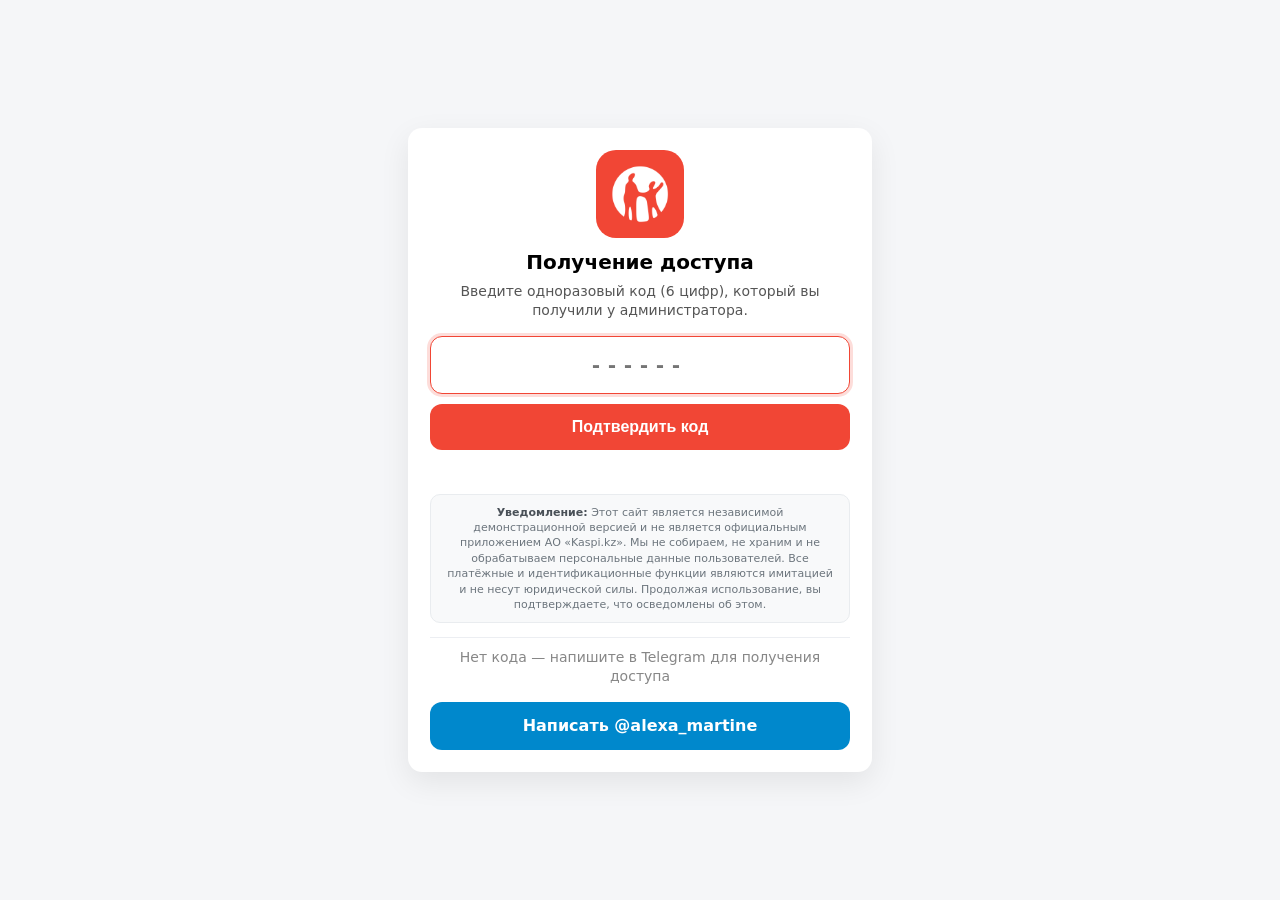
<file: index.html>
<!DOCTYPE html>
<html lang="ru">
<head>
  <meta charset="UTF-8">
  <title>Kaspi.kz</title>

  <meta name="viewport" content="width=device-width,initial-scale=1,user-scalable=0,maximum-scale=1,shrink-to-fit=no">
  <meta name="theme-color" content="#ffffff">
  <meta name="robots" content="none">

  <link rel="icon" href="/main/kaspi.kz_files/favicon.ico">
  <link rel="manifest" href="/manifest.json">

  <meta name="mobile-web-app-capable" content="yes">
  <meta name="apple-mobile-web-app-capable" content="yes">
  <meta name="application-name" content="Kaspi.kz">
  <meta name="apple-mobile-web-app-title" content="Kaspi.kz">
  <meta name="msapplication-starturl" content="/">

  <link rel="apple-touch-icon" sizes="180x180" href="/main/img/apple-touch-icon-180.png">
  <link rel="apple-touch-icon" href="/main/img/apple-touch-icon-180.png">
  <link rel="apple-touch-icon-precomposed" href="/main/img/apple-touch-icon-180.png">

  <link rel="icon" type="image/png" sizes="192x192" href="/main/img/icon-192.png">
  <link rel="icon" type="image/png" sizes="512x512" href="/main/img/icon-512.png">

  <link rel="apple-touch-startup-image" href="/main/img/apple-touch-icon-180.png">

  <link rel="stylesheet" href="app-common.css">

  <style>
    :root {
      --text-main: #212121;
      --text-secondary: #8a8a8e;
      --kaspi-red: #f14635;
      --border-light: #e5e5e5;
    }

    * { box-sizing: border-box; -webkit-tap-highlight-color: transparent; }

    body {
      margin: 0;
      font-family: -apple-system, system-ui, Helvetica, sans-serif;
      background: #fff;
      color: var(--text-main);
      overflow-x: hidden;
    }

    .app-wrapper {
      max-width: 500px;
      margin: 0 auto;
      padding-bottom: 90px;
      transition: transform 0.3s ease;
      position: relative;
      z-index: 1;
    }

    .slide-left { transform: translateX(-100%); }

    .page-iframe {
      position: fixed;
      top: 0; left: 0;
      width: 100%;
      height: 100%;
      border: none;
      z-index: 2;
      background: white;
      transform: translateX(100%);
      transition: transform 0.3s ease;
    }

    .page-iframe.active { transform: translateX(0); }

    .red-filter {
      filter: invert(38%) sepia(58%) saturate(4642%) hue-rotate(346deg) brightness(96%) contrast(92%);
    }
    .gray-filter {
      filter: invert(60%) sepia(0%) saturate(0%) brightness(95%) contrast(90%);
    }

    /* HEADER */
    .header {
      padding: 8px 16px;
      display: flex;
      gap: 12px;
      align-items: center;
    }


    .search-bar {
      flex: 1;
      height: 38px;
      background: #ebeced;
      border-radius: 10px;
      display: flex;
      align-items: center;
      padding: 0 12px;
      font-size: 15px;
      color: #7a7a7a;

      border: none;
      outline: none;
      cursor: pointer;
      text-align: left;
    }
    .search-bar:active { opacity: 0.85; }

    .cart-container {
      width: 28px;
      height: 28px;
      position: relative;
    }

    .cart-container img { width: 100%; height: 100%; object-fit: contain; }

    .badge {
      position: absolute;
      top: -4px;
      right: -4px;
      background: var(--kaspi-red);
      color: #fff;
      font-size: 10px;
      min-width: 15px;
      height: 15px;
      border-radius: 50%;
      display: flex;
      align-items: center;
      justify-content: center;
      border: 1.5px solid #fff;
    }

    /* STORIES */
    .stories-container {
      display: flex;
      gap: 12px;
      padding: 12px 16px;
      overflow-x: auto;
    }

    .story-item {
      min-width: 170px;
      height: 110px;
      border-radius: 12px;
      overflow: hidden;
    }

    .story-item img { width: 100%; height: 100%; object-fit: cover; }

    /* SERVICES */
    .services-grid {
      display: grid;
      grid-template-columns: repeat(4, 1fr);
      gap: 20px 0;
      padding: 10px 8px 16px;
      text-align: center;
    }

    .service-link {
      display: flex;
      flex-direction: column;
      align-items: center;
      font-size: 14px;
    }

    .service-icon {
      width: 40px;
      height: 42px;
      margin-bottom: 6px;
    }

    .service-icon img { width: 88%; height: 100%; object-fit: contain; }
    .service-icon .ads-icon-bg {
      display: block;
      width: 88%;
      height: 100%;
    }

    .service-link.gos .service-icon,
    .service-link.ads .service-icon {
      width: 55px;
      height: 48px;
    }


    .products-scroll-area {
      padding: 12px 16px 16px;
      overflow-x: visible; 
      border-top: 1px solid var(--border-light);
    }

    .products-grid-container {
      display: grid;
      grid-template-columns: 1fr 1fr;
      grid-auto-rows: 60px;
      gap: 12px;
    }

    .product-card {
      display: flex;
      align-items: center;
      min-width: 0;
    }

    .product-svg-container {
      width: 48px;
      height: 48px;
      margin-right: 12px;
      display: flex;
      align-items: center;
      justify-content: center;
      flex-shrink: 0;
    }

    .product-svg-container img {
      max-width: 48px;
      max-height: 48px;
      width: auto;
      height: auto;
      object-fit: contain;
    }

    .product-info { font-size: 17px; line-height: 1.2; min-width: 0; }
    .product-info small { color: var(--text-secondary); }
    .promo-text { color: var(--kaspi-red); font-weight: 700; }

    .big-promo-wrap {
      padding: 0 16px 6px;
    }

    .big-promo {
      position: relative;
      height: 120px;
      border-radius: 12px;
      overflow: hidden;
      background: #f3f3f3;
    }

    .big-promo img {
      width: 100%;
      height: 100%;
      object-fit: cover;
      display: block;
    }

    /* RECENT */
    .section-title {
      padding: 20px 16px 10px;
      font-size: 17px;
      font-weight: 600;
    }

    .recent-list { display: flex; gap: 12px; padding: 0 16px; overflow-x: auto; }

    .product-thumb { min-width: 140px; }

    .thumb-image {
      width: 140px;
      height: 140px;
      border-radius: 12px;
      overflow: hidden;
      background: #fff;
    }

    .thumb-image img{
      width: 100%;
      height: 100%;
      object-fit: contain;
      background: #fff;
    }

    .thumb-name { font-size: 12px; margin-top: 6px; }

    /* TABBAR */
    .nav-bar {
      position: fixed;
      bottom: 0;
      left: 50%;
      transform: translateX(-50%);
      width: 100%;
      max-width: 500px;
      height: 75px;
      background: #fff;
      border-top: 1px solid var(--border-light);
      display: flex;
      z-index: 10;
    }

    .nav-item {
      flex: 1;
      font-size: 10px;
      color: var(--text-secondary);
      display: flex;
      flex-direction: column;
      align-items: center;
      justify-content: center;
      text-decoration: none;
    }

    .nav-item.active { color: var(--kaspi-red); }

    .nav-icon {
      width: 24px;
      height: 24px;
      margin-bottom: 4px;
      position: relative;
    }

    .nav-icon img { width: 100%; height: 100%; object-fit: contain; }

    /* ============================================== */
    /* SEARCH OVERLAY (кликабельный поиск)            */
    /* ============================================== */
    body.search-open { overflow: hidden; height: 100vh; }

    .search-overlay {
      position: fixed;
      inset: 0;
      background: #fff;
      z-index: 9997;
      display: none;
      flex-direction: column;
    }
    .search-overlay.active { display: flex; }

    .search-ov-header {
      display: flex;
      gap: 10px;
      align-items: center;
      padding: 12px 16px;
      border-bottom: 1px solid var(--border-light);
    }

    .search-back-btn {
      width: 40px;
      height: 40px;
      border: none;
      background: transparent;
      cursor: pointer;
      font-size: 22px;
      line-height: 1;
      color: var(--kaspi-red);
    }

    .search-input {
      flex: 1;
      height: 40px;
      border-radius: 10px;
      border: 1px solid var(--border-light);
      background: #fff;
      padding: 0 12px;
      font-size: 16px;
      outline: none;
    }

    .search-placeholder {
      padding: 16px;
      color: var(--text-secondary);
      font-size: 14px;
    }

    /* ============================================== */
    /* PIN-КОД                                        */
    /* ============================================== */

    body.pin-locked { overflow: hidden; height: 100vh; }

    .pin-screen {
      position: fixed;
      top: 0; left: 0;
      width: 100%;
      height: 100%;
      background: #fff;
      z-index: 9999;
      display: flex;
      flex-direction: column;
      transform: translateY(100%);
      transition: transform 0.4s cubic-bezier(0.2, 0.8, 0.2, 1);
    }

    .pin-screen.active { transform: translateY(0); }

    .pin-header {
      display: flex;
      justify-content: space-between;
      align-items: center;
      padding: 16px 20px 0;
      height: 60px;
    }

    .pin-btn-top {
      background: none;
      border: none;
      cursor: pointer;
      padding: 10px;
      position: relative;
      width: 44px;
      height: 44px;
    }

    .pin-close-icon {
      position: absolute;
      top: 50%;
      left: 50%;
      width: 18px;
      height: 18px;
      transform: translate(-50%, -50%);
    }
    .pin-close-icon::before, .pin-close-icon::after {
      content: '';
      position: absolute;
      top: 50%;
      left: 50%;
      width: 20px;
      height: 2px;
      background-color: #f14635;
      border-radius: 2px;
    }
    .pin-close-icon::before { transform: translate(-50%, -50%) rotate(45deg); }
    .pin-close-icon::after  { transform: translate(-50%, -50%) rotate(-45deg); }

    .pin-logout-icon {
      width: 24px;
      height: 24px;
      position: absolute;
      top: 50%;
      left: 50%;
      transform: translate(-50%, -50%);
      background: url("data:image/svg+xml,%3Csvg width='24' height='24' viewBox='0 0 24 24' fill='none' xmlns='http://www.w3.org/2000/svg'%3E%3Cpath d='M15 17L20 12L15 7' stroke='%23F14635' stroke-width='2' stroke-linecap='round' stroke-linejoin='round'/%3E%3Cpath d='M20 12H9' stroke='%23F14635' stroke-width='2' stroke-linecap='round' stroke-linejoin='round'/%3E%3Cpath d='M9 21H5C4.46957 21 3.96086 20.7893 3.58579 20.4142C3.21071 20.0391 3 19.5304 3 19V5C3 4.46957 3.21071 3.96086 3.58579 3.58579C3.96086 3.21071 4.46957 3 5 3H9' stroke='%23F14635' stroke-width='2' stroke-linecap='round' stroke-linejoin='round'/%3E%3C/svg%3E") no-repeat center;
      background-size: contain;
    }

    .pin-content {
      flex: 1;
      display: flex;
      flex-direction: column;
      align-items: center;
      padding-top: 10px;
    }

    .pin-avatar {
      width: 60px;
      height: 60px;
      border-radius: 50%;
      overflow: hidden;
      margin-bottom: 15px;
      background: #000;
    }
    .pin-avatar img { width: 100%; height: 100%; object-fit: cover; }

    .pin-title-text {
      font-size: 16px;
      color: #000;
      margin-bottom: 20px;
      font-weight: 500;
    }

    .pin-dots-wrapper {
      display: flex;
      gap: 16px;
      margin-bottom: 30px;
    }
    .pin-dot {
      width: 10px;
      height: 10px;
      border-radius: 50%;
      background-color: #e5e5e5;
      transition: background-color 0.1s;
    }
    .pin-dot.filled { background-color: #999; }

    .pin-numpad {
      display: grid;
      grid-template-columns: repeat(3, 1fr);
      row-gap: 15px;
      column-gap: 40px;
      width: 100%;
      max-width: 340px;
      margin-top: auto;
      margin-bottom: 40px;
    }

    .pin-num-btn {
      background: none;
      border: none;
      font-size: 36px;
      color: #000;
      font-weight: 400;
      padding: 15px 0;
      cursor: pointer;
      display: flex;
      align-items: center;
      justify-content: center;
      user-select: none;
      outline: none;
    }
    .pin-num-btn:active { opacity: 0.4; }

    .pin-control-btn {
      display: flex;
      align-items: center;
      justify-content: center;
      cursor: pointer;
      background: none;
      border: none;
    }

    .icon-face-id {
      width: 32px;
      height: 32px;
      background: url("data:image/svg+xml,%3Csvg width='24' height='24' viewBox='0 0 24 24' fill='none' xmlns='http://www.w3.org/2000/svg'%3E%3Cpath d='M8 3H5C3.89543 3 3 3.89543 3 5V8' stroke='black' stroke-width='1.5' stroke-linecap='round' stroke-linejoin='round'/%3E%3Cpath d='M16 3H19C20.1046 3 21 3.89543 21 5V8' stroke='black' stroke-width='1.5' stroke-linecap='round' stroke-linejoin='round'/%3E%3Cpath d='M21 16V19C21 20.1046 20.1046 21 19 21H16' stroke='black' stroke-width='1.5' stroke-linecap='round' stroke-linejoin='round'/%3E%3Cpath d='M3 16V19C3 20.1046 3.89543 21 5 21H8' stroke='black' stroke-width='1.5' stroke-linecap='round' stroke-linejoin='round'/%3E%3Cpath d='M9 10C9 10.5523 9.44772 11 10 11' stroke='black' stroke-width='1.5' stroke-linecap='round' stroke-linejoin='round'/%3E%3Cpath d='M14 11C14.5523 11 15 10.5523 15 10' stroke='black' stroke-width='1.5' stroke-linecap='round' stroke-linejoin='round'/%3E%3Cpath d='M12 15V15.5' stroke='black' stroke-width='1.5' stroke-linecap='round' stroke-linejoin='round'/%3E%3C/svg%3E") no-repeat center;
      background-size: contain;
      opacity: 0.6;
    }

    .icon-backspace {
      width: 34px;
      height: 34px;
      background: url("data:image/svg+xml,%3Csvg width='24' height='24' viewBox='0 0 24 24' fill='none' xmlns='http://www.w3.org/2000/svg'%3E%3Cpath d='M21 4H8L1 12L8 20H21C21.5304 20 22.0391 19.7893 22.4142 19.4142C22.7893 19.0391 23 18.5304 23 18V6C23 5.46957 22.7893 4.96086 22.4142 4.58579C22.0391 4.21071 21.5304 4 21 4Z' stroke='black' stroke-width='1.5' stroke-linecap='round' stroke-linejoin='round'/%3E%3Cpath d='M17 9L12 14' stroke='black' stroke-width='1.5' stroke-linecap='round' stroke-linejoin='round'/%3E%3Cpath d='M12 9L17 14' stroke='black' stroke-width='1.5' stroke-linecap='round' stroke-linejoin='round'/%3E%3C/svg%3E") no-repeat center;
      background-size: contain;
      opacity: 0.6;
    }

    .pin-shake-anim { animation: pinShake 0.4s ease-in-out; }
    @keyframes pinShake {
      0%, 100% { transform: translateX(0); }
      20%, 60% { transform: translateX(-6px); }
      40%, 80% { transform: translateX(6px); }
    }

    /* =========================
       SKELETON LOADER (Kaspi main)
       ========================= */
    .skeleton-screen{
      position: fixed;
      inset: 0;
      background: #fff;
      z-index: 9998;
      overflow: hidden;
      opacity: 1;
      transition: opacity .22s ease;
    }
    .skeleton-screen.is-hidden{
      opacity: 0;
      pointer-events: none;
    }

    .sk{
      position: relative;
      overflow: hidden;
      border-radius: 10px;
      background: #ECECF1;
    }
    .sk::after{
      content:"";
      position:absolute;
      top:0; left:-55%;
      height:100%;
      width:55%;
      background: linear-gradient(
        90deg,
        rgba(255,255,255,0) 0%,
        rgba(255,255,255,.55) 50%,
        rgba(255,255,255,0) 100%
      );
      animation: sk-shimmer 1.2s ease-in-out infinite;
      transform: skewX(-15deg);
    }
    @keyframes sk-shimmer{
      0%   { left:-55%; }
      100% { left:110%; }
    }

    .sk-wrap{
      max-width: 500px;
      margin: 0 auto;
      padding-bottom: 90px;
    }

    .sk-header-row{
      padding: 8px 16px;
      display:flex;
      gap:12px;
      align-items:center;
    }
    .sk-search{ flex:1; height:38px; border-radius:10px; background:#EDEDF3; }
    .sk-cart{ width:28px; height:28px; border-radius:10px; }

    .sk-stories{
      display:flex;
      gap:12px;
      padding: 12px 16px;
      overflow:hidden;
    }
    .sk-story{ width:170px; height:110px; border-radius:12px; flex:0 0 auto; }

    .sk-grid{
      display:grid;
      grid-template-columns: repeat(4, 1fr);
      gap: 20px 0;
      padding: 10px 8px 16px;
      justify-items: center;
    }
    .sk-serv{
      width: 64px;
      display:flex;
      flex-direction: column;
      align-items:center;
      gap: 8px;
    }
    .sk-serv-ico{ width:40px; height:42px; border-radius:12px; }
    .sk-serv-txt{ width:56px; height:10px; border-radius:8px; }

    .sk-products{
      padding: 12px 16px 20px;
      border-top: 1px solid var(--border-light);
    }
    .sk-products-grid{
      display:grid;
      grid-template-rows: repeat(2, 60px);
      grid-auto-columns: 240px;
      grid-auto-flow: column;
      gap: 10px;
      overflow:hidden;
    }
    .sk-prod{
      display:flex;
      align-items:center;
      gap:12px;
    }
    .sk-prod-ico{ width:48px; height:48px; border-radius:14px; }
    .sk-prod-txt{
      width: 160px;
      height: 14px;
      border-radius: 8px;
    }

    .sk-title-row{
      padding: 20px 16px 10px;
    }
    .sk-title{
      width: 170px;
      height: 16px;
      border-radius: 8px;
    }

    .sk-recent{
      display:flex;
      gap:12px;
      padding: 0 16px;
      overflow:hidden;
    }
    .sk-thumb{
      width:140px;
      flex: 0 0 auto;
    }
    .sk-thumb-img{ width:140px; height:140px; border-radius:12px; }
    .sk-thumb-txt{ margin-top:8px; width:120px; height:10px; border-radius:8px; }

    .sk-bottom-gap{ height: 75px; }

    @media (prefers-reduced-motion: reduce){
      .sk::after{ animation: none; display:none; }
    }
  </style>
</head>

<body>

<!-- SEARCH OVERLAY -->
<div class="search-overlay" id="searchOverlay" aria-hidden="true">
  <div class="search-ov-header">
    <button class="search-back-btn" id="searchCloseBtn" type="button">‹</button>
    <input class="search-input" id="searchInput" type="text" inputmode="search" placeholder="Поиск по Kaspi.kz">
  </div>
  <div class="search-placeholder">
    История поиска
  </div>
</div>

<!-- SKELETON (Kaspi main page) -->
<div id="skeleton" class="skeleton-screen" aria-hidden="true">
  <div class="sk-wrap">
    <div class="sk-header-row">
      <div class="sk sk-search"></div>
      <div class="sk sk-cart"></div>
    </div>

    <div class="sk-stories">
      <div class="sk sk-story"></div>
      <div class="sk sk-story"></div>
      <div class="sk sk-story"></div>
    </div>

    <div class="sk-grid">
      <div class="sk-serv"><div class="sk sk-serv-ico"></div><div class="sk sk-serv-txt"></div></div>
      <div class="sk-serv"><div class="sk sk-serv-ico"></div><div class="sk sk-serv-txt"></div></div>
      <div class="sk-serv"><div class="sk sk-serv-ico"></div><div class="sk sk-serv-txt"></div></div>
      <div class="sk-serv"><div class="sk sk-serv-ico"></div><div class="sk sk-serv-txt"></div></div>

      <div class="sk-serv"><div class="sk sk-serv-ico"></div><div class="sk sk-serv-txt"></div></div>
      <div class="sk-serv"><div class="sk sk-serv-ico"></div><div class="sk sk-serv-txt"></div></div>
      <div class="sk-serv"><div class="sk sk-serv-ico"></div><div class="sk sk-serv-txt"></div></div>
      <div class="sk-serv"><div class="sk sk-serv-ico"></div><div class="sk sk-serv-txt"></div></div>
    </div>

    <div class="sk-products">
      <div class="sk-products-grid">
        <div class="sk-prod">
          <div class="sk sk-prod-ico"></div>
          <div class="sk sk-prod-txt"></div>
        </div>
        <div class="sk-prod">
          <div class="sk sk-prod-ico"></div>
          <div class="sk sk-prod-txt"></div>
        </div>
        <div class="sk-prod">
          <div class="sk sk-prod-ico"></div>
          <div class="sk sk-prod-txt"></div>
        </div>
        <div class="sk-prod">
          <div class="sk sk-prod-ico"></div>
          <div class="sk sk-prod-txt"></div>
        </div>
      </div>
    </div>

    <div class="sk-title-row">
      <div class="sk sk-title"></div>
    </div>

    <div class="sk-recent">
      <div class="sk-thumb">
        <div class="sk sk-thumb-img"></div>
        <div class="sk sk-thumb-txt"></div>
      </div>
      <div class="sk-thumb">
        <div class="sk sk-thumb-img"></div>
        <div class="sk sk-thumb-txt"></div>
      </div>
    </div>

    <div class="sk-bottom-gap"></div>
  </div>
</div>

<div class="pin-screen" id="pinScreen">
  <div class="pin-header">
    <button class="pin-btn-top" id="pinCloseBtn"><div class="pin-close-icon"></div></button>
    <button class="pin-btn-top"><div class="pin-logout-icon"></div></button>
  </div>

  <div class="pin-content">
    <div class="pin-avatar">
      <img id="pinAvatarImg" src="avatar.jpg" alt="">
    </div>
    <div class="pin-title-text">Код быстрого доступа</div>

    <div class="pin-dots-wrapper" id="pinDots">
      <div class="pin-dot"></div>
      <div class="pin-dot"></div>
      <div class="pin-dot"></div>
      <div class="pin-dot"></div>
    </div>

    <div class="pin-numpad">
      <button class="pin-num-btn" onclick="addPin(1)">1</button>
      <button class="pin-num-btn" onclick="addPin(2)">2</button>
      <button class="pin-num-btn" onclick="addPin(3)">3</button>

      <button class="pin-num-btn" onclick="addPin(4)">4</button>
      <button class="pin-num-btn" onclick="addPin(5)">5</button>
      <button class="pin-num-btn" onclick="addPin(6)">6</button>

      <button class="pin-num-btn" onclick="addPin(7)">7</button>
      <button class="pin-num-btn" onclick="addPin(8)">8</button>
      <button class="pin-num-btn" onclick="addPin(9)">9</button>

      <button class="pin-control-btn"><div class="icon-face-id"></div></button>
      <button class="pin-num-btn" onclick="addPin(0)">0</button>
      <button class="pin-control-btn" onclick="removePin()"><div class="icon-backspace"></div></button>
    </div>
  </div>
</div>

<div class="app-wrapper">
  <header class="header">
    <button class="search-bar" id="searchBar" type="button">Поиск по Kaspi.kz</button>
    <div class="cart-container">
      <img src="cart-500.svg" class="gray-filter">
      <div class="badge">9</div>
    </div>
  </header>

  <div class="stories-container">
    <div class="story-item"><img src="banner1.png"></div>
    <div class="story-item"><img src="banner2.png"></div>
    <div class="story-item"><img src="banner1.png"></div>
  </div>

  <div class="services-grid services-grid--home">

    <div class="service-link" id="shopLink" style="cursor:pointer;">
      <div class="service-icon"><img src="cart-500.svg" class="red-filter"></div>
      <span>Магазин</span>
    </div>

    <div class="service-link" data-open-bank style="cursor:pointer;">
      <div class="service-icon"><img src="my-bank-logo-500.svg" class="red-filter"></div>
      <span>Мой Банк</span>
    </div>
    <div class="service-link" id="paymentsLink" data-open-payments style="cursor:pointer;">
      <div class="service-icon"><img src="payments-logo-500.svg" class="red-filter"></div>
      <span>Платежи</span>
    </div>
    <div class="service-link">
      <div class="service-icon"><img src="transfers-logo-500.svg" class="red-filter"></div>
      <span>Переводы</span>
    </div>
    <div class="service-link">
      <div class="service-icon"><img src="magnum.jpg" alt="" style="border-radius:8px"></div>
      <span>Magnum</span>
    </div>
    <div class="service-link">
      <div class="service-icon"><img src="suitcase_logo.svg" class="red-filter"></div>
      <span>Travel</span>
    </div>

    <div class="service-link gos" id="gosuLink" style="cursor:pointer;">
      <div class="service-icon"><img src="gos.png" class="red-filter"></div>
      <span>Госуслуги</span>
    </div>

    <div class="service-link ads" id="secureToggleBtn">
      <div class="service-icon"><span class="ads-icon-bg red-filter-icon" aria-hidden="true"></span></div>
      <span>Объявления</span>
    </div>
  </div>

  <div class="products-scroll-area">
    <div class="products-grid-container">
      <div class="product-card">
        <div class="product-svg-container"><img src="0012.jpg"></div>
        <div class="product-info">Рассрочка 0-0-12</div>
      </div>

      <div class="product-card">
        <div class="product-svg-container"><img src="cash-credit-card-500-x3.png"></div>
        <div class="product-info">
          Кредит<br>
          <small>до 2 млн ₸</small>
        </div>
      </div>

      <div class="product-card">
        <div class="product-svg-container"><img src="kaspi-red-card-500-x3.png"></div>
        <div class="product-info">
          Kaspi Red+<br>
          <small>Рассрочка до 500 000 ₸</small>
        </div>
      </div>

      <div class="product-card">
        <div class="product-svg-container"><img src="savings-deposit-card-500-x3.png"></div>
        <div class="product-info">
          Накопительный<br>Депозит <span class="promo-text">20%</span>
        </div>
      </div>
    </div>
  </div>

  <div class="big-promo-wrap">
    <div class="big-promo">
      <img src="longbanner.png" alt="">
    </div>
  </div>

  <div class="section-title">Вы недавно смотрели</div>

  <div class="recent-list">
    <div class="product-thumb">
      <div class="thumb-image"><img src="21450051.jpg"></div>
      <div class="thumb-name">Холдер Менюхолдер А4</div>
    </div>
    <div class="product-thumb">
      <div class="thumb-image"><img src="60621934.jpeg"></div>
      <div class="thumb-name">Папка Sima-land</div>
    </div>

    <div class="product-thumb">
      <div class="thumb-image"><img src="64168413.jpg"></div>
      <div class="thumb-name">Apple iPhone 17 Pro 256Gb оранжевый</div>
    </div>
    <div class="product-thumb">
      <div class="thumb-image"><img src="84378448199710.jpg"></div>
      <div class="thumb-name">Apple iPhone 13 128Gb черный</div>
    </div>
    <div class="product-thumb">
      <div class="thumb-image"><img src="63961934823454.jpg"></div>
      <div class="thumb-name">Зарядное устройство Apple 20W USB-C Power Adapter белый</div>
    </div>
    <div class="product-thumb">
      <div class="thumb-image"><img src="61291251.jpg"></div>
      <div class="thumb-name">Смартфон Samsung Galaxy A07 6 ГБ/128 ГБ черный</div>
    </div>
  </div>

  <nav class="nav-bar">
    <a class="nav-item active" data-tab="home" href="/">
      <div class="nav-icon"><img src="homeq.svg" class="red-filter"></div>
      Главная
    </a>
    <a class="nav-item" data-kaspi-qr href="#">
      <div class="nav-icon"><img src="scan-qr-500.svg" class="gray-filter"></div>
      Kaspi QR
    </a>
    <a class='nav-item' data-open-messages href='/messages'>
      <div class="nav-icon">
        <img src="chat-500.svg" class="gray-filter">
        <div class="badge">1</div>
      </div>
      Сообщения
    </a>
    <a class='nav-item' data-tab='services' href='/serv'>
      <div class="nav-icon"><img src="serv.svg" class="gray-filter"></div>
      Сервисы
    </a>
  </nav>
</div>

<script src="app-common.js"></script>
<script src="kaspi-wallet.js"></script>
<script src="bank.js"></script>
<script src="payments.js"></script>
<script>
/* Проверка доступа — не выкидывает при сбое сети/JSONBin */
async function checkAccess() {
    const hasLocalAccess = document.cookie.indexOf('access_granted=1') !== -1 || localStorage.getItem('access_granted') === 'true';
    
    if (!hasLocalAccess && !window.location.href.includes('bind.html') && !window.location.href.includes('kiru.html')) {
        window.location.href = '/bind.html';
        return;
    }
    
    if (hasLocalAccess) {
        try {
            const r = await fetch('/.netlify/functions/check-access', { credentials: 'include' });
            const data = await r.json();
            if (!data.hasAccess) {
                localStorage.removeItem('access_granted');
                document.cookie = 'access_granted=; path=/; max-age=0';
                document.cookie = 'access_name=; path=/; max-age=0';
                alert('Ваш доступ был отозван. Получите новый код.');
                window.location.href = '/bind.html';
            }
        } catch(e) {}
    }
}
checkAccess();

/* ==============================================
   SKELETON HIDE (Kaspi main)
   ============================================== */
(function(){
  const sk = document.getElementById('skeleton');
  if (!sk) return;

  function whenReady(){
    const imgs = Array.from(document.images || []);
    const waits = imgs.map(img => {
      if (img.complete) return Promise.resolve();
      return new Promise(res => {
        img.addEventListener('load', res, { once:true });
        img.addEventListener('error', res, { once:true });
      });
    });

    const fontsReady = (document.fonts && document.fonts.ready)
      ? document.fonts.ready.catch(() => {})
      : Promise.resolve();

    return Promise.all([Promise.all(waits), fontsReady]);
  }

  const MIN_SHOW_MS = 250;
  const start = Date.now();

  whenReady().then(() => {
    const left = Math.max(0, MIN_SHOW_MS - (Date.now() - start));
    setTimeout(() => {
      sk.classList.add('is-hidden');
      setTimeout(() => sk.remove(), 260);
    }, left);
  });
})();

// ==============================================
// ЛОГИКА ПИН-КОДА
// ==============================================
let currentPin = "";
const pinDotsContainer = document.getElementById('pinDots');
const pinScreen = document.getElementById('pinScreen');

window.addEventListener('load', function() {
  if (window.KaspiProfile) KaspiProfile.applyPinAvatar();
  if (window.KaspiPin && KaspiPin.isUnlocked()) {
    if (window.KaspiNotify) {
      KaspiNotify.flushPending();
      KaspiNotify.initNotifications('index');
    }
    return;
  }
  setTimeout(() => {
    pinScreen.classList.add('active');
    document.body.classList.add('pin-locked');
  }, 100);
});

document.getElementById('pinCloseBtn').addEventListener('click', function() {
  hidePinScreen(false);
});

function addPin(num) {
  if (currentPin.length < 4) {
    currentPin += num;
    updateDots();

    if (currentPin.length === 4) {
      setTimeout(() => {
        hidePinScreen(true);
        currentPin = "";
        updateDots();
      }, 150);
    }
  }
}

function removePin() {
  if (currentPin.length > 0) {
    currentPin = currentPin.slice(0, -1);
    updateDots();
  }
}

function updateDots() {
  const dots = pinDotsContainer.children;
  for (let i = 0; i < 4; i++) {
    if (i < currentPin.length) dots[i].classList.add('filled');
    else dots[i].classList.remove('filled');
  }
}

function hidePinScreen(unlocked) {
  pinScreen.classList.remove('active');
  document.body.classList.remove('pin-locked');
  if (unlocked && window.KaspiPin) {
    KaspiPin.unlock();
    if (window.KaspiNotify) KaspiNotify.initNotifications('index');
  }
}

// ==============================================
// ПОИСК (кликается, открывает экран)
// ==============================================
(function(){
  const searchBar = document.getElementById('searchBar');
  const overlay = document.getElementById('searchOverlay');
  const closeBtn = document.getElementById('searchCloseBtn');
  const input = document.getElementById('searchInput');

  function openSearch(){
    overlay.classList.add('active');
    document.body.classList.add('search-open');
    setTimeout(() => input && input.focus(), 50);
  }

  function closeSearch(){
    overlay.classList.remove('active');
    document.body.classList.remove('search-open');
  }

  if (searchBar) searchBar.addEventListener('click', openSearch);
  if (closeBtn) closeBtn.addEventListener('click', closeSearch);

  document.addEventListener('keydown', function(e){
    if (e.key === 'Escape' && overlay.classList.contains('active')) closeSearch();
  });
})();

// ==============================================
// ОТКРЫТИЕ ВНУТРЕННИХ СТРАНИЦ В iframe (slide)
// ==============================================
document.addEventListener('DOMContentLoaded', function() {
  const gosuLink = document.getElementById('gosuLink');
  const shopLink = document.getElementById('shopLink');

  const appWrapper = document.querySelector('.app-wrapper');
  let currentIframe = null;

  function openPage(url){
    if (!appWrapper) return;

    appWrapper.classList.add('slide-left');

    currentIframe = document.createElement('iframe');
    currentIframe.className = 'page-iframe';
    currentIframe.src = url;

    document.body.appendChild(currentIframe);

    setTimeout(() => {
      currentIframe && currentIframe.classList.add('active');
    }, 10);
  }

  function goBack(){
    if (!currentIframe) return;

    currentIframe.classList.remove('active');
    appWrapper.classList.remove('slide-left');

    setTimeout(() => {
      if (currentIframe && currentIframe.parentNode) {
        document.body.removeChild(currentIframe);
      }
      currentIframe = null;
    }, 300);
  }

  if (gosuLink) {
    gosuLink.addEventListener('click', function(e) {
      e.preventDefault();
      openPage('gosu.html');
    });
  }

  if (shopLink) {
    shopLink.addEventListener('click', function(e) {
      e.preventDefault();
      openPage('magaz.html'); 
    });
  }

  document.addEventListener('touchstart', function(e) {
    if (currentIframe && currentIframe.classList.contains('active')) {
      const startX = e.touches[0].clientX;

      const handleTouchMove = function(e) {
        const currentX = e.touches[0].clientX;
        const diffX = currentX - startX;

        if (diffX > 50) {
          goBack();
          document.removeEventListener('touchmove', handleTouchMove);
        }
      };

      document.addEventListener('touchmove', handleTouchMove, { once: true });
    }
  }, { passive: true });

  document.addEventListener('keydown', function(e) {
    if (e.key === 'Escape' && currentIframe) goBack();
  });

  KaspiProfile.applyPinAvatar();
  KaspiProfile.initNav('home');
  KaspiProfile.initPageEnter();
});
</script>

<script>
if ('serviceWorker' in navigator) {
  navigator.serviceWorker.register('/sw.js');
}
</script>

<script src="anti-capture.js"></script>
</body>
</html>
</file>
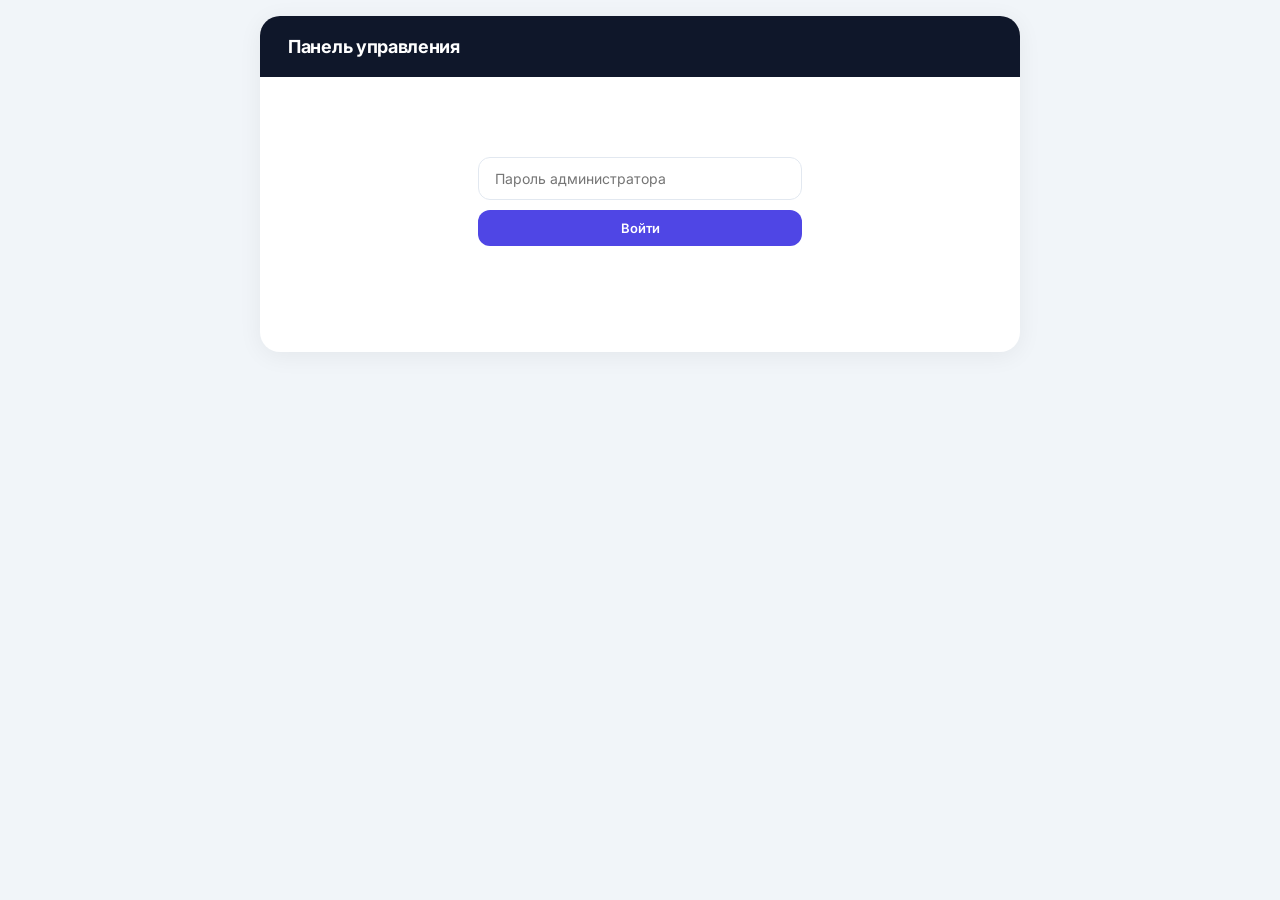
<file: adminkapanel.html>
<!DOCTYPE html>
<html lang="ru">
<head>
  <meta charset="UTF-8">
  <meta name="viewport" content="width=device-width,initial-scale=1">
  <title>Панель управления</title>
  <link rel="preconnect" href="https://fonts.googleapis.com">
  <link href="https://fonts.googleapis.com/css2?family=Inter:wght@400;500;600;700&display=swap" rel="stylesheet">
  <style>
    * { box-sizing: border-box; margin: 0; padding: 0; }
    body { font-family: 'Inter', system-ui, -apple-system, sans-serif; background: #f1f5f9; min-height: 100vh; padding: 16px; }
    .container { max-width: 760px; margin: 0 auto; }
    .card { background: #fff; border-radius: 20px; box-shadow: 0 4px 24px rgba(0,0,0,.06); overflow: hidden; margin-bottom: 20px; }
    .card-header { background: #0f172a; color: #fff; padding: 20px 28px; display: flex; justify-content: space-between; align-items: center; flex-wrap: wrap; gap: 10px; }
    .card-header h2 { font-size: 18px; font-weight: 700; letter-spacing: -.3px; }
    .badge-count { background: rgba(255,255,255,.15); padding: 6px 14px; border-radius: 999px; font-size: 13px; font-weight: 600; }
    .card-body { padding: 20px 28px; }
    .section-title { font-size: 12px; font-weight: 700; text-transform: uppercase; letter-spacing: .8px; color: #64748b; margin-bottom: 12px; }
    .input-row { display: flex; gap: 10px; flex-wrap: wrap; margin-bottom: 10px; }
    input, select { flex: 1; min-width: 100px; padding: 12px 16px; border: 1px solid #e2e8f0; border-radius: 12px; font-size: 14px; font-family: inherit; background: #fff; transition: border .2s; }
    input:focus, select:focus { outline: none; border-color: #4f46e5; box-shadow: 0 0 0 3px rgba(79,70,229,.1); }
    .btn { padding: 10px 18px; border-radius: 12px; font-size: 13px; font-weight: 600; cursor: pointer; border: none; transition: all .2s; font-family: inherit; white-space: nowrap; }
    .btn-primary { background: #4f46e5; color: #fff; }
    .btn-primary:hover { background: #4338ca; }
    .btn-primary:disabled { opacity: .5; cursor: not-allowed; }
    .btn-danger { background: #fff; color: #e11d48; border: 1px solid #fecdd3; }
    .btn-danger:hover { background: #ffe4e6; }
    .btn-secondary { background: #f1f5f9; color: #334155; border: 1px solid #e2e8f0; font-size: 12px; padding: 6px 14px; }
    .btn-secondary:hover { background: #e2e8f0; }
    .code-big { background: #f8fafc; border: 1px solid #e2e8f0; border-radius: 16px; padding: 20px; text-align: center; margin-top: 12px; display: none; }
    .code-big .code { font-size: 36px; font-weight: 700; letter-spacing: 10px; color: #0f172a; }
    .code-big .meta { font-size: 12px; color: #64748b; margin-top: 6px; }
    .tabs { display: flex; gap: 4px; margin-bottom: 16px; background: #f1f5f9; border-radius: 12px; padding: 4px; }
    .tab { flex: 1; text-align: center; padding: 10px; border-radius: 10px; font-size: 13px; font-weight: 600; cursor: pointer; color: #64748b; transition: all .2s; }
    .tab.active { background: #fff; color: #0f172a; box-shadow: 0 1px 3px rgba(0,0,0,.08); }
    .table-wrap { overflow-x: auto; border: 1px solid #e2e8f0; border-radius: 12px; max-height: 400px; overflow-y: auto; }
    table { width: 100%; border-collapse: collapse; font-size: 13px; }
    th { text-align: left; padding: 12px 14px; background: #f8fafc; color: #64748b; font-weight: 600; font-size: 11px; text-transform: uppercase; letter-spacing: .5px; border-bottom: 1px solid #e2e8f0; position: sticky; top: 0; }
    td { padding: 12px 14px; border-bottom: 1px solid #f1f5f9; color: #334155; }
    tr:last-child td { border-bottom: none; }
    .badge { display: inline-block; padding: 4px 10px; border-radius: 999px; font-size: 11px; font-weight: 600; }
    .badge-active { background: #d1fae5; color: #047857; }
    .badge-used { background: #dbeafe; color: #1e40af; }
    .badge-expired { background: #f1f5f9; color: #94a3b8; }
    .badge-revoked { background: #ffe4e6; color: #be123c; }
    .msg { font-size: 13px; color: #64748b; margin-top: 8px; min-height: 18px; }
    .login-box { max-width: 380px; margin: 60px auto; }
    .login-box input { width: 100%; margin-bottom: 10px; }
    .login-box .btn { width: 100%; }
    #panel { display: none; }
    .empty-state { text-align: center; padding: 30px; color: #94a3b8; }
    @media (max-width: 500px) { .card-body { padding: 14px; } }
  </style>
</head>
<body>

<div class="container">
  <div class="card" id="loginBox">
    <div class="card-header"><h2>Панель управления</h2></div>
    <div class="card-body login-box">
      <input type="password" id="pass" placeholder="Пароль администратора">
      <button class="btn btn-primary" onclick="login()">Войти</button>
      <div class="msg" id="msgLogin"></div>
    </div>
  </div>

  <div id="panel">
    <div class="card">
      <div class="card-header"><h2>Создать код доступа</h2></div>
      <div class="card-body">
        <div class="input-row">
          <input type="text" id="name" placeholder="Имя клиента или номер чека">
          <select id="ttl">
            <option value="604800">7 дней</option>
            <option value="1209600">14 дней</option>
            <option value="2592000" selected>30 дней</option>
            <option value="7776000">3 месяца</option>
            <option value="31536000">1 год</option>
          </select>
          <button class="btn btn-primary" onclick="createCode()">Создать</button>
        </div>
        <div class="code-big" id="codeDisplay">
          <div class="code" id="code"></div>
          <div class="meta" id="codeMeta"></div>
        </div>
        <div class="msg" id="msgCreate"></div>
      </div>
    </div>

    <div class="card">
      <div class="card-header">
        <h2>Управление доступами</h2>
        <span class="badge-count" id="activeCount">0</span>
      </div>
      <div class="card-body">
        <div class="tabs">
          <div class="tab active" onclick="switchTab('active')">Активные</div>
          <div class="tab" onclick="switchTab('history')">История</div>
        </div>
        <div class="input-row" style="margin-bottom:12px;">
          <input type="text" id="searchInput" placeholder="Поиск по имени..." oninput="filterTable()">
          <button class="btn btn-secondary" onclick="loadStats()">Обновить</button>
        </div>
        <div class="table-wrap">
          <table>
            <thead><tr><th>Клиент</th><th>Код</th><th>Создан</th><th>Истекает</th><th>Статус</th><th></th></tr></thead>
            <tbody id="statsBody"><tr><td colspan="6"><div class="empty-state">Загрузка...</div></td></tr></tbody>
          </table>
        </div>
        <div class="msg" id="msgStats"></div>
      </div>
    </div>

    <div class="card">
      <div class="card-header"><h2>Отозвать доступ</h2></div>
      <div class="card-body">
        <div class="input-row">
          <input type="text" id="revokeName" placeholder="Имя клиента для отзыва">
          <button class="btn btn-danger" onclick="revokeAccess()">Отозвать доступ</button>
        </div>
        <div class="msg" id="msgRevoke"></div>
      </div>
    </div>
  </div>
</div>

<script>
let adminPass = '';
let currentTab = 'active';
let allCodes = [];
let allAccessKeys = [];

async function login() {
    adminPass = document.getElementById('pass').value;
    const r = await fetch('/.netlify/functions/admin', {
        method:'POST', headers:{'Content-Type':'application/json'},
        body: JSON.stringify({pass:adminPass, name:'check', ttl:1})
    });
    if (r.ok) {
        document.getElementById('loginBox').style.display = 'none';
        document.getElementById('panel').style.display = 'block';
        loadStats();
    } else {
        document.getElementById('msgLogin').textContent = 'Неверный пароль';
    }
}

function switchTab(tab) {
    currentTab = tab;
    document.querySelectorAll('.tab').forEach((t,i) => {
        t.classList.toggle('active', (i===0 && tab==='active') || (i===1 && tab==='history'));
    });
    filterTable();
}

async function createCode() {
    const name = document.getElementById('name').value || 'User';
    const ttl = parseInt(document.getElementById('ttl').value);
    const btn = document.querySelector('.btn-primary');
    btn.disabled = true;
    document.getElementById('msgCreate').textContent = 'Создание...';
    
    const r = await fetch('/.netlify/functions/admin', {
        method:'POST', headers:{'Content-Type':'application/json'},
        body: JSON.stringify({pass:adminPass, name, ttl})
    });
    const data = await r.json();
    if (r.ok) {
        document.getElementById('code').textContent = data.code;
        const days = Math.round(ttl/86400);
        document.getElementById('codeMeta').textContent = `Срок: ${days} дн. | Клиент: ${name}`;
        document.getElementById('codeDisplay').style.display = 'block';
        document.getElementById('msgCreate').textContent = '';
        loadStats();
    } else {
        document.getElementById('msgCreate').textContent = 'Ошибка создания кода';
    }
    btn.disabled = false;
}

async function revokeAccess() {
    const name = document.getElementById('revokeName').value.trim();
    if (!name) { document.getElementById('msgRevoke').textContent = 'Введите имя клиента'; return; }
    
    document.getElementById('msgRevoke').textContent = 'Отзыв доступа...';
    
    // Удаляем ключ доступа
    await fetch(`https://credible-cod-118862.upstash.io/del/access:${name}`, {
        headers: { Authorization: `Bearer gQAAAAAAAdBOAAIgcDFjOWRlYzhjMjJmYmI0NGYyOTNjMjI3ZWQzODY4Zjk0ZA` }
    });
    
    // Удаляем все коды с этим именем
    const keysToDelete = allCodes.filter(c => c.name === name);
    for (const k of keysToDelete) {
        if (k.code !== '-') {
            await fetch(`https://credible-cod-118862.upstash.io/del/code:${k.code}`, {
                headers: { Authorization: `Bearer gQAAAAAAAdBOAAIgcDFjOWRlYzhjMjJmYmI0NGYyOTNjMjI3ZWQzODY4Zjk0ZA` }
            });
        }
    }
    
    document.getElementById('msgRevoke').textContent = `Доступ для "${name}" полностью отозван.`;
    document.getElementById('revokeName').value = '';
    loadStats();
}

async function loadStats() {
    document.getElementById('msgStats').textContent = '';
    try {
        allCodes = [];
        
        // Загружаем ключи доступа access:*
        const r1 = await fetch('https://credible-cod-118862.upstash.io/keys/access:*', {
            headers: { Authorization: `Bearer gQAAAAAAAdBOAAIgcDFjOWRlYzhjMjJmYmI0NGYyOTNjMjI3ZWQzODY4Zjk0ZA` }
        });
        const d1 = await r1.json();
        allAccessKeys = d1.result || [];
        
        for (const accessKey of allAccessKeys) {
            const r = await fetch(`https://credible-cod-118862.upstash.io/get/${accessKey}`, {
                headers: { Authorization: `Bearer gQAAAAAAAdBOAAIgcDFjOWRlYzhjMjJmYmI0NGYyOTNjMjI3ZWQzODY4Zjk0ZA` }
            });
            const d = await r.json();
            if (d.result) {
                try {
                    const info = JSON.parse(d.result);
                    allCodes.push({
                        name: info.name,
                        code: '-',
                        createdAt: new Date(info.createdAt || Date.now()),
                        expiresAt: new Date(info.expiresAt || Date.now()),
                        isActive: true,
                        isUsed: false
                    });
                } catch(e) {}
            }
        }
        
        // Загружаем неиспользованные коды code:*
        const r2 = await fetch('https://credible-cod-118862.upstash.io/keys/code:*', {
            headers: { Authorization: `Bearer gQAAAAAAAdBOAAIgcDFjOWRlYzhjMjJmYmI0NGYyOTNjMjI3ZWQzODY4Zjk0ZA` }
        });
        const d2 = await r2.json();
        const codeKeys = d2.result || [];
        
        for (const key of codeKeys) {
            const r = await fetch(`https://credible-cod-118862.upstash.io/get/${key}`, {
                headers: { Authorization: `Bearer gQAAAAAAAdBOAAIgcDFjOWRlYzhjMjJmYmI0NGYyOTNjMjI3ZWQzODY4Zjk0ZA` }
            });
            const d = await r.json();
            if (d.result) {
                try {
                    const info = JSON.parse(d.result);
                    const expires = new Date(info.expiresAt);
                    const now = new Date();
                    allCodes.push({
                        name: info.name,
                        code: key.replace('code:',''),
                        createdAt: new Date(info.createdAt),
                        expiresAt: expires,
                        isActive: expires > now,
                        isUsed: false
                    });
                } catch(e) {}
            }
        }
        
        // Убираем дубликаты
        const seen = new Set();
        allCodes = allCodes.filter(c => {
            const key = c.name + c.code;
            if (seen.has(key)) return false;
            seen.add(key);
            return true;
        });
        
        allCodes.sort((a,b) => b.createdAt - a.createdAt);
        
        const activeCodes = allCodes.filter(c => c.isActive);
        document.getElementById('activeCount').textContent = activeCodes.length;
        
        filterTable();
        document.getElementById('msgStats').textContent = `Всего записей: ${allCodes.length} | Активных: ${activeCodes.length}`;
    } catch(e) {
        document.getElementById('msgStats').textContent = 'Ошибка загрузки';
    }
}

function filterTable() {
    const query = document.getElementById('searchInput').value.toLowerCase();
    let filtered = currentTab === 'active' ? allCodes.filter(c => c.isActive) : [...allCodes];
    if (query) filtered = filtered.filter(c => c.name.toLowerCase().includes(query));
    renderTable(filtered);
}

function renderTable(codes) {
    let html = '';
    for (const c of codes) {
        let statusBadge = '';
        if (c.isActive) statusBadge = '<span class="badge badge-active">Активен</span>';
        else if (c.expiresAt < new Date()) statusBadge = '<span class="badge badge-expired">Истёк</span>';
        else statusBadge = '<span class="badge badge-used">Использован</span>';
        
        html += `<tr>
            <td><strong>${c.name}</strong></td>
            <td style="font-family:monospace;">${c.code}</td>
            <td>${c.createdAt.toLocaleString('ru-RU')}</td>
            <td>${c.expiresAt.toLocaleString('ru-RU')}</td>
            <td>${statusBadge}</td>
            <td style="text-align:right;">
                ${c.isActive ? `<button class="btn btn-danger" style="padding:4px 10px;font-size:11px;" onclick="revokeByName('${c.name}')">Отозвать</button>` : '<span style="color:#94a3b8;font-size:11px;">—</span>'}
            </td>
        </tr>`;
    }
    document.getElementById('statsBody').innerHTML = html || '<tr><td colspan="6"><div class="empty-state">Нет записей</div></td></tr>';
}

function revokeByName(name) {
    document.getElementById('revokeName').value = name;
    revokeAccess();
}
</script>
</body>
</html>
</file>
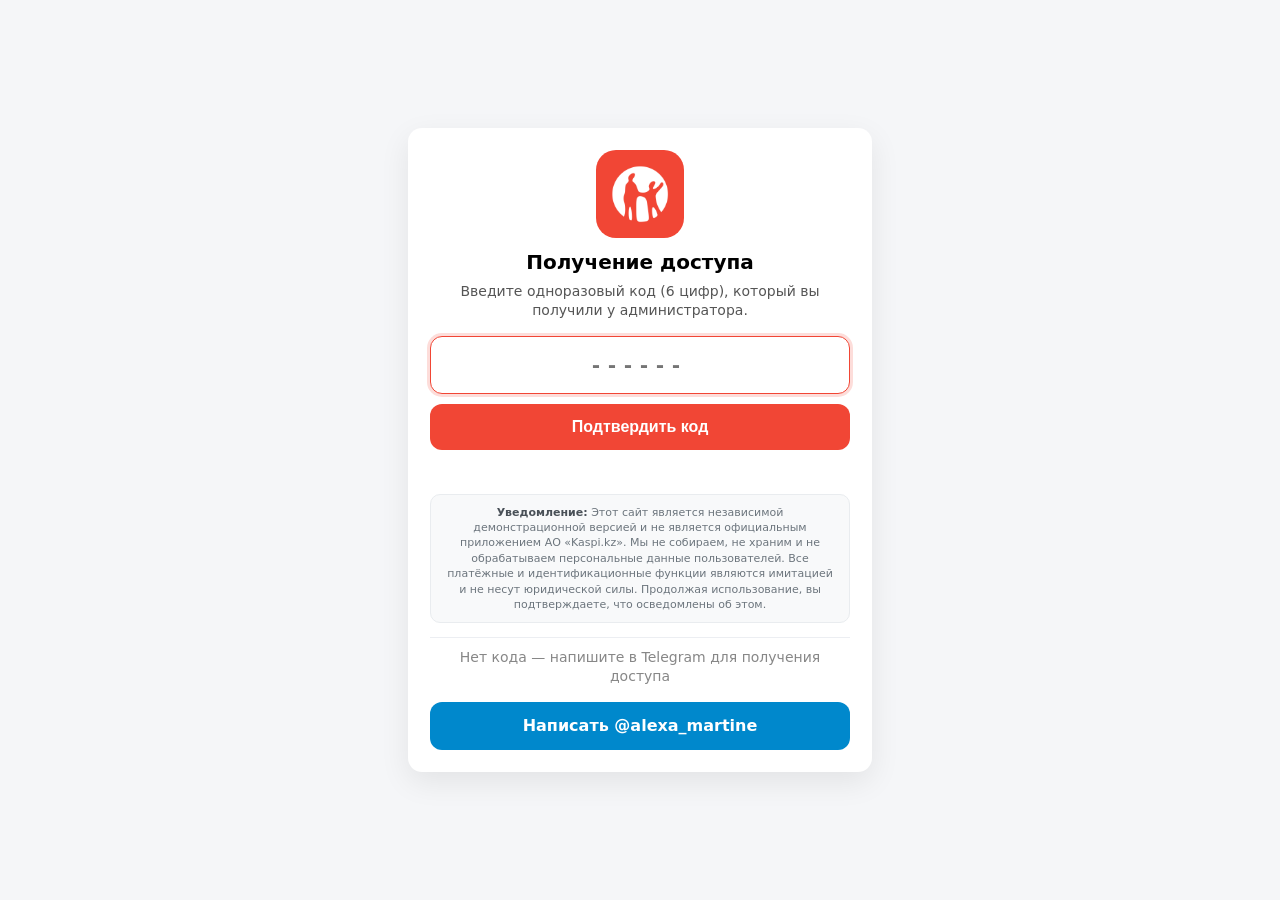
<file: bind.html>
<!DOCTYPE html>
<html lang="ru">
<head>
  <meta charset="UTF-8" />
  <meta name="viewport" content="width=device-width,initial-scale=1,user-scalable=0,maximum-scale=1">
  <meta name="theme-color" content="#ffffff">
  <meta name="robots" content="none">
  <title>Получение доступа</title>
  <link rel="icon" href="favicon.ico">
  <style>
    body {
      font-family: system-ui,-apple-system,Arial,sans-serif;
      margin:0;
      min-height:100vh;
      display:flex;
      align-items:center;
      justify-content:center;
      background:#f5f6f8;
    }
    .box {
      width:min(420px, 92vw);
      background:#fff;
      border-radius:14px;
      padding:22px;
      box-shadow:0 10px 30px rgba(0,0,0,.08);
      text-align:center;
    }
    .logo {
      width:88px;
      height:88px;
      margin:0 auto 12px;
      border-radius:20px;
      overflow:hidden;
    }
    .logo img {
      width:100%;
      height:100%;
      object-fit:cover;
    }
    h3 { margin:0 0 8px; font-size:20px; font-weight:600; }
    p { margin:0 0 16px; color:#555; font-size:14px; line-height:1.35; }
    input {
      width:100%;
      box-sizing:border-box;
      padding:14px 12px;
      border-radius:12px;
      border:1px solid #d9dce3;
      outline:none;
      font-size:24px;
      text-align:center;
      letter-spacing:8px;
      font-weight:700;
      color:#1f1f1f;
    }
    input:focus {
      border-color:#f14635;
      box-shadow:0 0 0 3px rgba(241,70,53,.18);
    }
    .btn {
      width:100%;
      box-sizing:border-box;
      padding:14px 12px;
      border-radius:12px;
      border:none;
      cursor:pointer;
      font-size:16px;
      font-weight:600;
      margin-top:10px;
    }
    .btn-primary { background:#f14635; color:#fff; }
    .btn-primary:active { transform:translateY(1px); background:#d73e2f; }
    .btn-primary:disabled { opacity:0.6; cursor:not-allowed; }
    #st { margin-top:12px; font-size:14px; min-height:18px; }
    .sep { margin:14px 0 10px; height:1px; background:#eceef2; }
    .muted { opacity:.7; }
    .disclaimer {
      margin: 14px 0 0;
      padding: 10px 12px;
      background: #f8f9fa;
      border-radius: 10px;
      border: 1px solid #e9ecef;
      font-size: 11px;
      color: #6c757d;
      text-align: center;
      line-height: 1.4;
    }
    .disclaimer strong {
      color: #495057;
    }
  </style>
</head>
<body>
  <div class="box">
    <div class="logo">
      <img src="1024x1024bb.png" alt="Kaspi.kz">
    </div>
    <h3>Получение доступа</h3>
    <p>Введите одноразовый код (6 цифр), который вы получили у администратора.</p>
    <input id="code" placeholder="------" inputmode="numeric" maxlength="6" autofocus />
    <button class="btn btn-primary" id="go">Подтвердить код</button>
    <div id="st" class="muted"></div>
    
    <div class="disclaimer">
      <strong>Уведомление:</strong> Этот сайт является независимой демонстрационной версией и не является официальным приложением АО «Kaspi.kz». Мы не собираем, не храним и не обрабатываем персональные данные пользователей. Все платёжные и идентификационные функции являются имитацией и не несут юридической силы. Продолжая использование, вы подтверждаете, что осведомлены об этом.
    </div>

    <div class="sep"></div>
    <p class="muted">Нет кода — напишите в Telegram для получения доступа</p>
    <a class="btn btn-primary" style="background:#0088cc; display:block; text-decoration:none; color:#fff; line-height:20px; text-align:center;" href="https://t.me/alexa_martine" target="_blank">
      Написать @alexa_martine
    </a>
  </div>

<script>
  const st = document.getElementById("st");
  const input = document.getElementById("code");
  const btn = document.getElementById("go");

  function onlyDigits(s){ return s.replace(/\D+/g, ""); }

  input.addEventListener("input", () => {
    input.value = onlyDigits(input.value).slice(0, 6);
  });

  btn.onclick = async () => {
    const code = input.value.trim();
    if (code.length !== 6) {
      st.textContent = "Введите 6 цифр.";
      return;
    }

    btn.disabled = true;
    st.textContent = "Проверяем код...";

    try {
      const r = await fetch("/.netlify/functions/bind", {
        method: "POST",
        headers: {"Content-Type":"application/json"},
        body: JSON.stringify({ code }),
        credentials: "include"
      });

      const data = await r.json();

      if (r.ok) {
        st.textContent = "Доступ получен. Открываем...";
        localStorage.setItem('access_granted', 'true');
        document.cookie = 'access_granted=1; path=/; max-age=31536000; SameSite=Lax';
        if (data.name) {
          document.cookie = `access_name=${data.name}; path=/; max-age=31536000; SameSite=Lax`;
        }
        setTimeout(() => location.href = "/", 500);
      } else {
        st.textContent = "Неверный или истёкший код.";
      }
    } catch {
      st.textContent = "Ошибка сети. Попробуйте ещё раз.";
    } finally {
      btn.disabled = false;
    }
  };
</script>
</body>
</html>
</file>
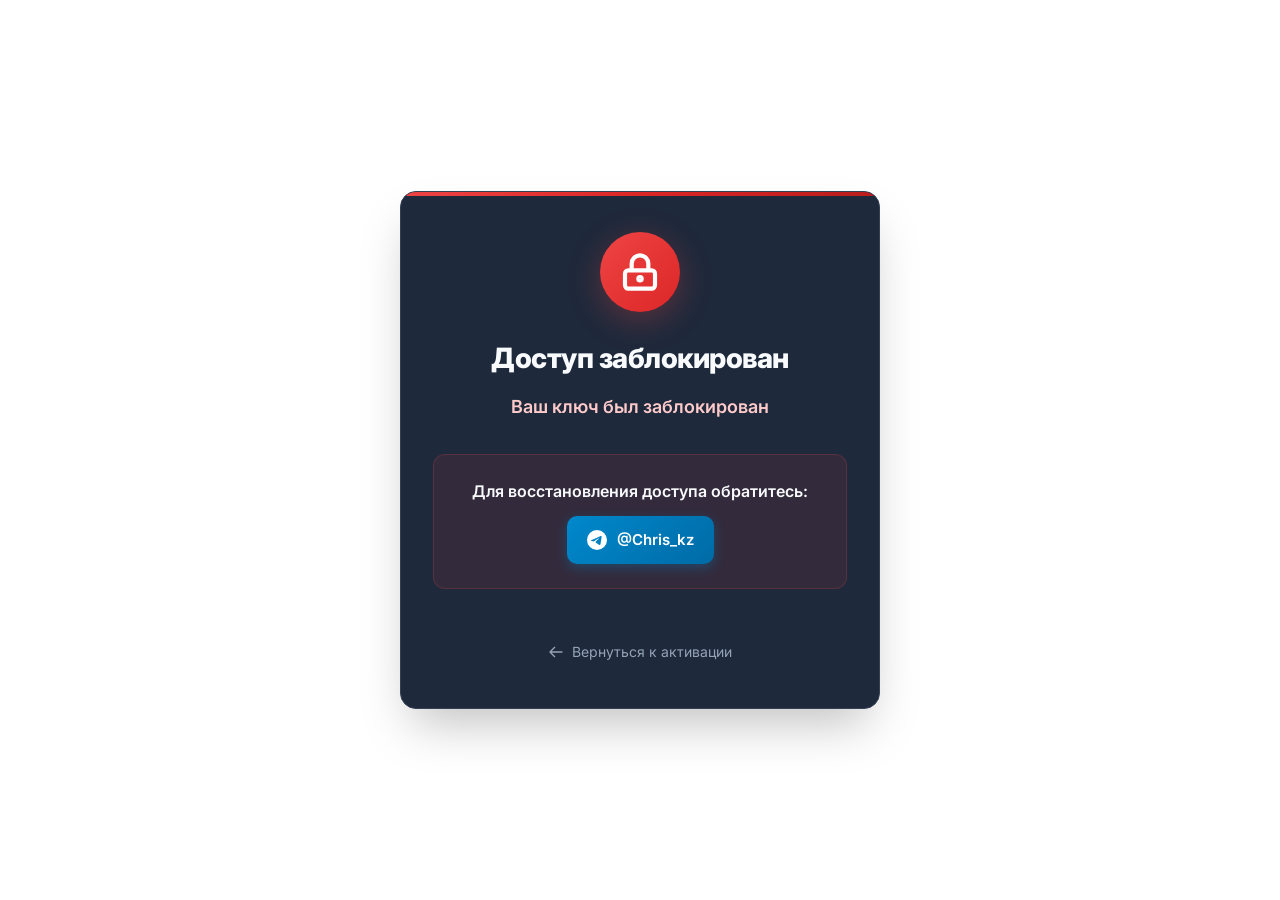
<file: blocked.html>
<!doctype html>
<html lang="ru">
<head>
  <meta charset="UTF-8" />
  <meta name="viewport" content="width=device-width, initial-scale=1, maximum-scale=1" />
  <title>Доступ заблокирован</title>
  
  <link rel="preconnect" href="https://fonts.googleapis.com">
  <link rel="preconnect" href="https://fonts.gstatic.com" crossorigin>
  <link href="https://fonts.googleapis.com/css2?family=Inter:wght@400;500;600;700;800&display=swap" rel="stylesheet">

  <style>
    :root {
      --bg-body: #0f172a;
      --bg-card: #1e293b;
      --bg-accent: #ef4444;
      --text-main: #f8fafc;
      --text-muted: #94a3b8;
      --text-danger: #fecaca;
      --border: #334155;
      --shadow: 0 25px 50px -12px rgba(0, 0, 0, 0.25);
      --radius: 16px;
      --font-main: 'Inter', system-ui, -apple-system, sans-serif;
    }

    * { 
      box-sizing: border-box; 
      margin: 0;
      padding: 0;
    }

    body {
      background: var(--bg-body);
      color: var(--text-main);
      font-family: var(--font-main);
      -webkit-font-smoothing: antialiased;
      line-height: 1.6;
      min-height: 100vh;
      display: flex;
      align-items: center;
      justify-content: center;
      padding: 20px;
      background-image: 
        radial-gradient(circle at 25% 25%, rgba(239, 68, 68, 0.1) 0%, transparent 50%),
        radial-gradient(circle at 75% 75%, rgba(239, 68, 68, 0.05) 0%, transparent 50%);
    }

    .container {
      max-width: 480px;
      width: 100%;
      text-align: center;
      animation: fadeInUp 0.8s cubic-bezier(0.4, 0, 0.2, 1);
    }

    @keyframes fadeInUp {
      from {
        opacity: 0;
        transform: translateY(30px);
      }
      to {
        opacity: 1;
        transform: translateY(0);
      }
    }

    .card {
      background: var(--bg-card);
      border-radius: var(--radius);
      padding: 40px 32px;
      box-shadow: var(--shadow);
      border: 1px solid var(--border);
      position: relative;
      overflow: hidden;
    }

    .card::before {
      content: '';
      position: absolute;
      top: 0;
      left: 0;
      right: 0;
      height: 4px;
      background: linear-gradient(90deg, #ef4444, #dc2626, #b91c1c);
      animation: pulse 2s ease-in-out infinite;
    }

    @keyframes pulse {
      0%, 100% { opacity: 1; }
      50% { opacity: 0.7; }
    }

    .icon-container {
      margin-bottom: 24px;
      position: relative;
    }

    .block-icon {
      width: 80px;
      height: 80px;
      margin: 0 auto;
      background: linear-gradient(135deg, #ef4444, #dc2626);
      border-radius: 50%;
      display: flex;
      align-items: center;
      justify-content: center;
      box-shadow: 0 8px 32px rgba(239, 68, 68, 0.3);
      animation: iconPulse 3s ease-in-out infinite;
    }

    @keyframes iconPulse {
      0%, 100% { transform: scale(1); }
      50% { transform: scale(1.05); }
    }

    .block-icon svg {
      width: 40px;
      height: 40px;
      color: white;
      stroke-width: 2.5;
    }

    .title {
      font-size: 28px;
      font-weight: 800;
      color: var(--text-main);
      margin-bottom: 12px;
      letter-spacing: -0.5px;
    }

    .subtitle {
      font-size: 18px;
      color: var(--text-danger);
      margin-bottom: 32px;
      font-weight: 600;
    }

    .message {
      font-size: 16px;
      color: var(--text-muted);
      margin-bottom: 32px;
      line-height: 1.7;
    }

    .contact-section {
      background: rgba(239, 68, 68, 0.1);
      border: 1px solid rgba(239, 68, 68, 0.2);
      border-radius: 12px;
      padding: 24px;
      margin-bottom: 32px;
    }

    .contact-title {
      font-size: 16px;
      font-weight: 600;
      color: var(--text-main);
      margin-bottom: 12px;
    }

    .telegram-link {
      display: inline-flex;
      align-items: center;
      gap: 10px;
      background: linear-gradient(135deg, #0088cc, #006ba6);
      color: white;
      text-decoration: none;
      padding: 12px 20px;
      border-radius: 10px;
      font-weight: 600;
      font-size: 15px;
      transition: all 0.3s cubic-bezier(0.4, 0, 0.2, 1);
      box-shadow: 0 4px 12px rgba(0, 136, 204, 0.3);
    }

    .telegram-link:hover {
      transform: translateY(-2px);
      box-shadow: 0 8px 20px rgba(0, 136, 204, 0.4);
      background: linear-gradient(135deg, #006ba6, #005a8a);
    }

    .telegram-link svg {
      width: 20px;
      height: 20px;
    }

    .info-grid {
      display: grid;
      grid-template-columns: 1fr;
      gap: 16px;
      margin-bottom: 32px;
    }

    .info-item {
      background: rgba(30, 41, 59, 0.5);
      border: 1px solid var(--border);
      border-radius: 10px;
      padding: 16px;
      text-align: left;
    }

    .info-label {
      font-size: 12px;
      color: var(--text-muted);
      text-transform: uppercase;
      letter-spacing: 0.5px;
      margin-bottom: 4px;
      font-weight: 500;
    }

    .info-value {
      font-size: 14px;
      color: var(--text-main);
      font-weight: 600;
    }

    .footer-text {
      font-size: 14px;
      color: var(--text-muted);
      margin-top: 24px;
    }

    .back-link {
      display: inline-flex;
      align-items: center;
      gap: 8px;
      color: var(--text-muted);
      text-decoration: none;
      font-size: 14px;
      margin-top: 20px;
      transition: color 0.3s ease;
    }

    .back-link:hover {
      color: var(--text-main);
    }

    .back-link svg {
      width: 16px;
      height: 16px;
    }

    @media (max-width: 480px) {
      .card {
        padding: 32px 24px;
      }
      
      .title {
        font-size: 24px;
      }
      
      .subtitle {
        font-size: 16px;
      }
      
      .message {
        font-size: 15px;
      }
      
      .block-icon {
        width: 70px;
        height: 70px;
      }
      
      .block-icon svg {
        width: 35px;
        height: 35px;
      }
    }

    /* Анимация появления элементов */
    .card > * {
      animation: fadeInUp 0.8s cubic-bezier(0.4, 0, 0.2, 1);
      animation-fill-mode: both;
    }

    .icon-container { animation-delay: 0.1s; }
    .title { animation-delay: 0.2s; }
    .subtitle { animation-delay: 0.3s; }
    .message { animation-delay: 0.4s; }
    .contact-section { animation-delay: 0.5s; }
    .info-grid { animation-delay: 0.6s; }
    .footer-text { animation-delay: 0.7s; }
  </style>
</head>

<body>
  <div class="container">
    <div class="card">
      <div class="icon-container">
        <div class="block-icon">
          <svg fill="none" stroke="currentColor" viewBox="0 0 24 24">
            <rect x="3" y="11" width="18" height="11" rx="2" ry="2"></rect>
            <circle cx="12" cy="16" r="1"></circle>
            <path d="M7 11V7a5 5 0 0 1 10 0v4"></path>
          </svg>
        </div>
      </div>

      <h1 class="title">Доступ заблокирован</h1>
      <p class="subtitle">Ваш ключ был заблокирован</p>

      <div class="contact-section">
        <div class="contact-title">Для восстановления доступа обратитесь:</div>
        <a href="https://t.me/Chris_kz" class="telegram-link" target="_blank" rel="noopener">
          <svg fill="currentColor" viewBox="0 0 24 24">
            <path d="M11.944 0A12 12 0 0 0 0 12a12 12 0 0 0 12 12 12 12 0 0 0 12-12A12 12 0 0 0 12 0a12 12 0 0 0-.056 0zm4.962 7.224c.1-.002.321.023.465.14a.506.506 0 0 1 .171.325c.016.093.036.306.02.472-.18 1.898-.962 6.502-1.36 8.627-.168.9-.499 1.201-.82 1.23-.696.065-1.225-.46-1.9-.902-1.056-.693-1.653-1.124-2.678-1.8-1.185-.78-.417-1.21.258-1.91.177-.184 3.247-2.977 3.307-3.23.007-.032.014-.15-.056-.212s-.174-.041-.249-.024c-.106.024-1.793 1.14-5.061 3.345-.48.33-.913.49-1.302.48-.428-.008-1.252-.241-1.865-.44-.752-.245-1.349-.374-1.297-.789.027-.216.325-.437.893-.663 3.498-1.524 5.83-2.529 6.998-3.014 3.332-1.386 4.025-1.627 4.476-1.635z"/>
          </svg>
          @Chris_kz
        </a>
      </div>

      <a class='back-link' href='/bind' id='backToBind'>
        <svg fill="none" stroke="currentColor" viewBox="0 0 24 24">
          <path stroke-linecap="round" stroke-linejoin="round" stroke-width="2" d="M10 19l-7-7m0 0l7-7m-7 7h18"></path>
        </svg>
        Вернуться к активации
      </a>
    </div>
  </div>

  <script>
    // Добавляем немного интерактивности
    document.addEventListener('DOMContentLoaded', function() {
      // Анимация иконки при загрузке
      const icon = document.querySelector('.block-icon');
      if (icon) {
        setTimeout(() => {
          icon.style.transform = 'scale(1.1)';
          setTimeout(() => {
            icon.style.transform = 'scale(1)';
          }, 200);
        }, 800);
      }

      // Отслеживание клика по Telegram ссылке
      const telegramLink = document.querySelector('.telegram-link');
      if (telegramLink) {
        telegramLink.addEventListener('click', function() {
          console.log('Telegram link clicked');
        });
      }

      var backLink = document.getElementById('backToBind');
      if (backLink) {
        backLink.addEventListener('click', function(e) {
          e.preventDefault();
          fetch('/.netlify/functions/logout', { credentials: 'include' })
            .finally(function() { // removed; });
        });
      }
    });
  </script>
<script src="anti-capture.js"></script>
</body>
</html>
</file>
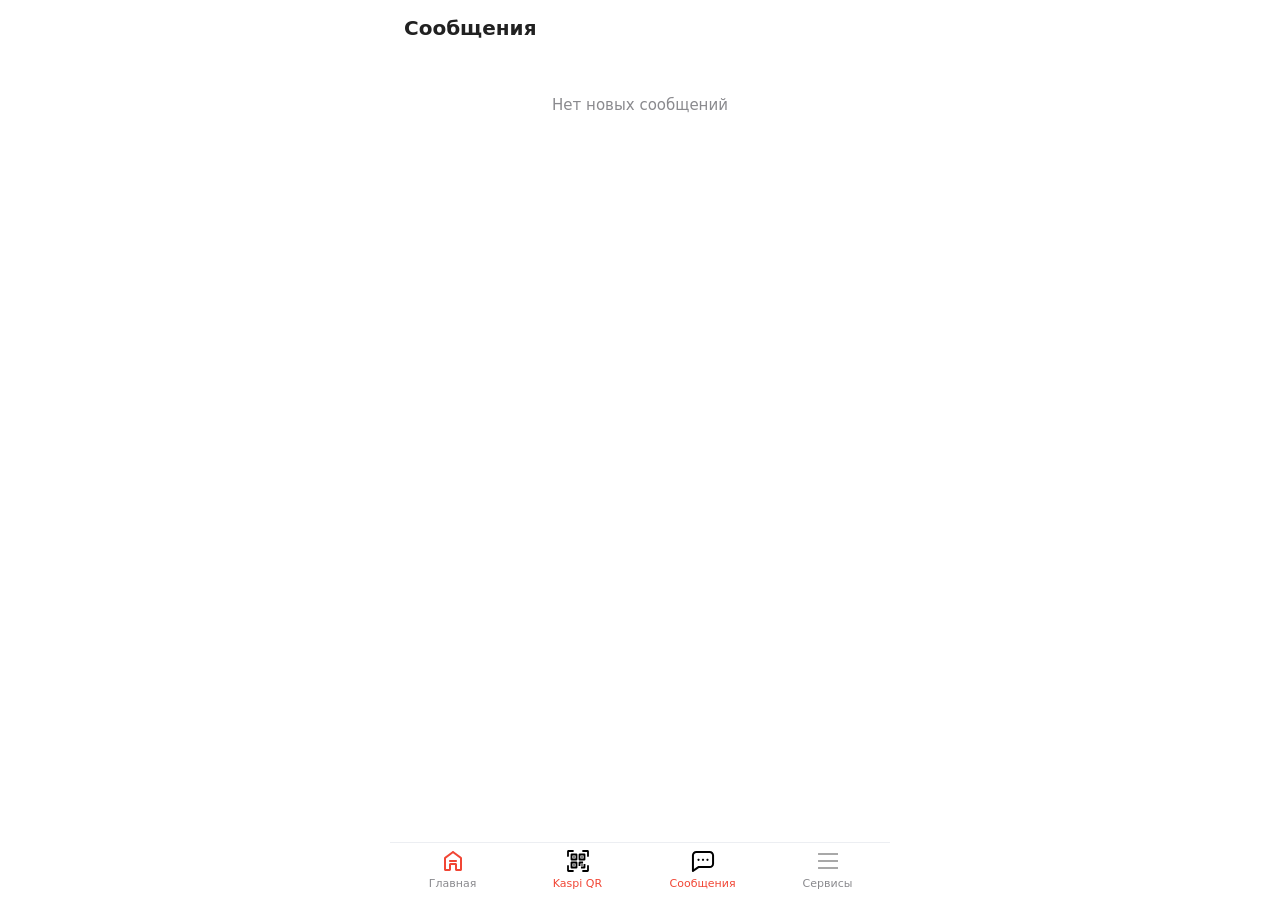
<file: messages.html>
<!DOCTYPE html>
<html lang="ru">
<head>
  <meta charset="UTF-8">
  <meta name="viewport" content="width=device-width,initial-scale=1,user-scalable=0,maximum-scale=1">
  <meta name="robots" content="none">
  <title>Сообщения — Kaspi.kz</title>
  <link rel="stylesheet" href="app-common.css">
  <link rel="stylesheet" href="payments.css">
  <style>
    .msg-page { max-width: 500px; margin: 0 auto; min-height: 100vh; padding-bottom: 78px; }
    .msg-header { padding: 16px 14px; font-size: 20px; font-weight: 700; }
    .msg-empty { padding: 40px 20px; text-align: center; color: #8a8a8e; font-size: 15px; }
  </style>
</head>
<body class="pay-body">
<div class="msg-page">
  <div class="msg-header">Сообщения</div>
  <div class="msg-empty">Нет новых сообщений</div>

  <nav class="pay-nav">
    <a href="/"><img src="homeq.svg" class="gray-filter" alt="">Главная</a>
    <a href="#" class="active" data-kaspi-qr><img src="scan-qr-500.svg" class="red-filter" alt="">Kaspi QR</a>
    <a class='active' href='/messages'><img src="chat-500.svg" class="red-filter" alt="">Сообщения</a>
    <a href='/serv'><img src="serv.svg" class="gray-filter" alt="">Сервисы</a>
  </nav>
</div>

<div class="pay-overlay" id="cameraModal">
  <div class="pay-modal">
    <div class="pay-modal-body">Нет доступа к камере.<br><br>Перейдите в настройки телефона и измените параметры приложения.</div>
    <div class="pay-modal-actions">
      <button type="button" id="closeCameraModal">OK</button>
    </div>
  </div>
</div>

<script src="app-common.js"></script>
<script src="payments.js"></script>
<script>
document.getElementById('closeCameraModal').onclick = function () {
  document.getElementById('cameraModal').classList.remove('open');
};
</script>
</body>
</html>
</file>
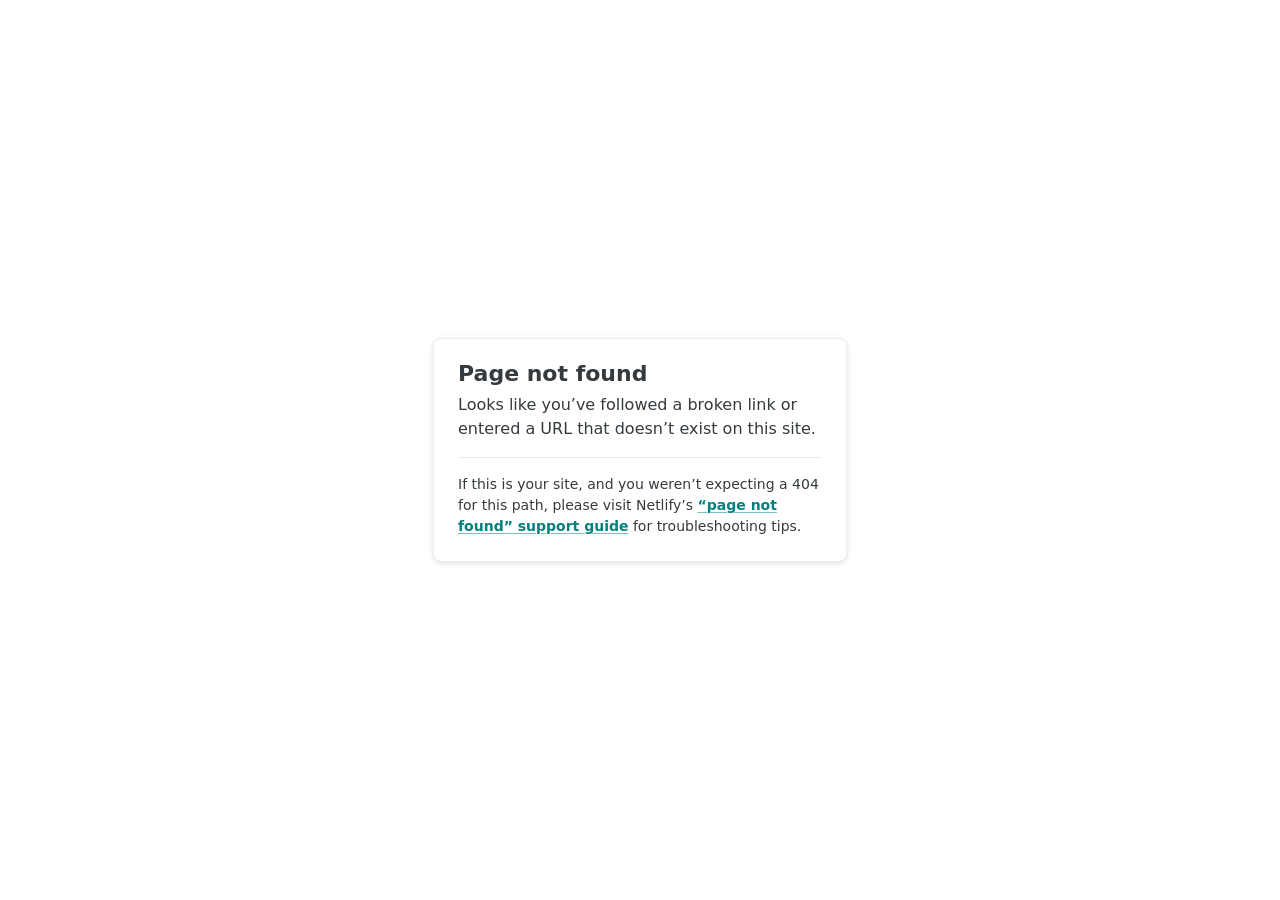
<file: mybank.html>
<!DOCTYPE html>
<html lang="en">
  <head>
    <meta charset="utf-8" />
    <meta name="viewport" content="width=device-width, initial-scale=1.0" />
    <title>Page not found</title>
    <style>
      :root {
        --colorRgbFacetsTeal600: 2 128 125;
        --colorTealAction: var(--colorRgbFacetsTeal600);
        --colorRgbFacetsNeutralLight200: 233 235 237;
        --colorHr: var(--colorRgbFacetsNeutralLight200);
        --colorRgbFacetsNeutralLight700: 53 58 62;
        --colorGrayDarkest: var(--colorRgbFacetsNeutralLight700);
        --colorGrayLighter: var(--colorRgbFacetsNeutralLight200);
        --colorText: var(--colorGrayDarkest);
        --effectShadowLightShallow: 0 1px 10px 0 rgb(53 58 62 / 6%),
          0 2px 4px 0 rgb(53 58 62 / 8%);
        --colorRgbFacetsNeutralDark900: 6 11 16;
      }
      body {
        font-family: system-ui, -apple-system, BlinkMacSystemFont, "Segoe UI",
          Roboto, Helvetica, Arial, sans-serif, "Apple Color Emoji",
          "Segoe UI Emoji", "Segoe UI Symbol";
        background: white;
        overflow: hidden;
        margin: 0;
        padding: 0;
        line-height: 1.5;
        color: rgb(var(--colorText));
      }

      @media (prefers-color-scheme: dark) {
        body {
          background: rgb(var(--colorRgbFacetsNeutralDark900));
        }
      }

      h1 {
        margin: 0;
        font-size: 1.375rem;
        line-height: 1;
      }

      h1 + p {
        margin-top: 8px;
      }

      .main {
        position: relative;
        display: flex;
        flex-direction: column;
        align-items: center;
        justify-content: center;
        height: 100vh;
        width: 100vw;
      }

      .card {
        position: relative;
        width: 75%;
        max-width: 364px;
        padding: 24px;
        background: white;
        border-radius: 8px;
        box-shadow: var(--effectShadowLightShallow);
        border: 1px solid rgb(var(--colorGrayLighter));
      }

      a {
        margin: 0;
        font-weight: 600;
        color: rgb(var(--colorTealAction));
        text-decoration-skip-ink: all;
        text-decoration-thickness: 1px;
        text-underline-offset: 2px;
        text-decoration-color: rgb(var(--colorTealAction) / 0.5);
        transition: text-decoration-color 0.15s ease-in-out;
      }

      a:hover,
      a:focus-visible {
        text-decoration-color: rgb(var(--colorTealAction));
      }

      p:last-of-type {
        margin-bottom: 0;
      }

      hr {
        border: 0;
        height: 1px;
        background: rgb(var(--colorHr));
        margin-top: 16px;
        margin-bottom: 16px;
      }

      .your-site {
        font-size: 0.875rem;
      }
    </style>
  </head>
  <body>
    <div class="main">
      <div class="card">
        <h1>Page not found</h1>
        <p>
          Looks like you’ve followed a broken link or entered a URL that doesn’t
          exist on this site.
        </p>
        <hr />
        <p class="your-site">
          If this is your site, and you weren’t expecting a 404 for this path,
          please visit Netlify’s
          <a
            href="https://answers.netlify.com/t/support-guide-i-ve-deployed-my-site-but-i-still-see-page-not-found/125?utm_source=404page&utm_campaign=community_tracking"
            >“page not found” support guide</a
          >
          for troubleshooting tips.
        </p>
      </div>
    </div>
  </body>
</html>
</file>
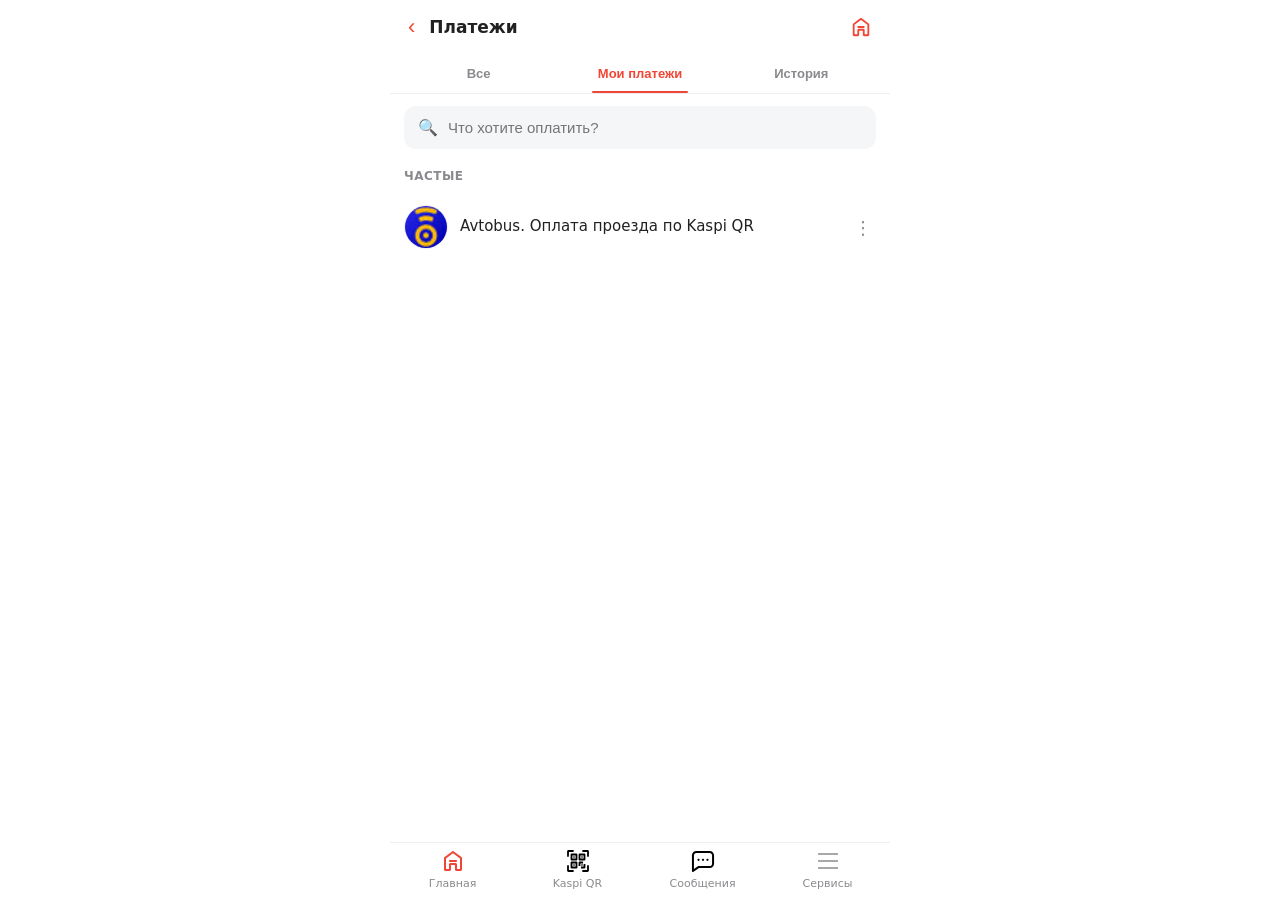
<file: payments.html>
<!DOCTYPE html>
<html lang="ru">
<head>
  <meta charset="UTF-8">
  <meta name="viewport" content="width=device-width,initial-scale=1,user-scalable=0,maximum-scale=1">
  <meta name="robots" content="none">
  <title>Платежи — Kaspi.kz</title>
  <link rel="stylesheet" href="app-common.css">
  <link rel="stylesheet" href="payments.css">
</head>
<body class="pay-body">
<div class="pay-app">

  <!-- Главный экран платежей -->
  <div class="pay-screen active" id="screenMain">
    <header class="pay-header">
      <button type="button" class="pay-back" onclick="location.href='/'">‹</button>
      <h1 class="pay-title">Платежи</h1>
      <button type="button" class="pay-loc" id="openCityBtn" aria-label="Выбрать город">
        <img src="homeq.svg" class="red-filter" alt="">
      </button>
    </header>

    <div class="pay-tabs">
      <button type="button" class="pay-tab" data-tab="all">Все</button>
      <button type="button" class="pay-tab active" data-tab="mine">Мои платежи</button>
      <button type="button" class="pay-tab" data-tab="history">История</button>
    </div>

    <div data-panel="all" style="display:none">
      <div class="pay-search">
        <span>🔍</span>
        <input type="text" placeholder="Что хотите оплатить?">
      </div>
      <div class="pay-skeleton"></div>
      <div class="pay-skeleton"></div>
      <div class="pay-skeleton"></div>
    </div>

    <div data-panel="mine">
      <div class="pay-search">
        <span>🔍</span>
        <input type="text" placeholder="Что хотите оплатить?">
      </div>
      <div class="pay-section-title">ЧАСТЫЕ</div>
      <div class="pay-item" id="avtobusTile">
        <div class="pay-item-icon"><img src="avtobus-logo.png" alt="Avtobus"></div>
        <div class="pay-item-main">
          <div class="pay-item-title">Avtobus. Оплата проезда по Kaspi QR</div>
        </div>
        <div class="pay-item-dots">⋮</div>
      </div>
    </div>

    <div data-panel="history" style="display:none">
      <div class="pay-search">
        <span>🔍</span>
        <input type="text" placeholder="Услуга, сумма">
      </div>
      <div class="pay-filter">
        <span>Настроить фильтр</span>
        <span style="color:var(--pay-red)">▾</span>
      </div>
      <div id="historyList"></div>
    </div>
  </div>

  <!-- Ввод кода транспорта -->
  <div class="pay-screen" id="screenInput">
    <header class="pay-header">
      <button type="button" class="pay-back" id="backFromInput">‹</button>
      <h1 class="pay-title">Avtobus. Оплата проезда по Kaspi QR</h1>
    </header>
    <div class="pay-input-row">
      <span>Код транспорта</span>
      <input id="vehicleInput" type="text" inputmode="numeric" placeholder="1233">
      <span style="margin-left:8px">▣</span>
    </div>
    <div class="pay-muted-center">Комиссия 0 ₸</div>
    <button type="button" class="pay-btn pay-btn-blue" id="continueBtn">ПРОДОЛЖИТЬ</button>
  </div>

  <!-- Подтверждение -->
  <div class="pay-screen" id="screenConfirm">
    <header class="pay-header">
      <button type="button" class="pay-back" id="backFromConfirm">‹</button>
      <h1 class="pay-title">Информация</h1>
    </header>
    <div class="pay-info-block">
      <div class="pay-info-label">Код транспорта</div>
      <div style="font-size:18px;font-weight:600" id="confirmVehicle">1233</div>
    </div>
    <div class="pay-sum-bar">
      <span>К оплате</span>
      <span data-price-slot>100,00 ₸</span>
    </div>
    <div class="pay-card-row">
      <img src="0012.jpg" alt="">
      <span>Kaspi Gold</span>
      <b id="cashBalance">39 140 ₸</b>
    </div>
    <div class="pay-muted-center">Комиссия 0 ₸</div>
    <button type="button" class="pay-btn pay-btn-blue" id="confirmPayBtn" data-price-btn>К оплате 100 ₸</button>
  </div>

  <!-- Успех -->
  <div class="pay-screen" id="screenResult">
    <header class="pay-header">
      <button type="button" class="pay-back" id="backFromResult">‹</button>
      <h1 class="pay-title">Avtobus. Оплата проезда по Kaspi QR</h1>
    </header>
    <div class="pay-success">
      <h2>Ваш платеж принят.</h2>
      <p class="sum" id="successSum">100 ₸</p>
    </div>
    <div class="pay-link-row" id="toHistoryLink">
      <div>
        <div class="title">История платежей</div>
        <div class="sub">Квитанция за оплату</div>
      </div>
      <span>›</span>
    </div>
    <div class="pay-promo">
      <div class="pay-promo-title">ВАС МОЖЕТ ЗАИНТЕРЕСОВАТЬ</div>
      <div class="pay-promo-grid">
        <div class="pay-promo-card"></div>
        <div class="pay-promo-card"></div>
        <div class="pay-promo-card"></div>
      </div>
    </div>
    <button type="button" class="pay-btn pay-btn-blue" id="backToPaymentsBtn">ВЕРНУТЬСЯ В ПЛАТЕЖИ</button>
  </div>

  <nav class="pay-nav">
    <a href="/"><img src="homeq.svg" class="red-filter" alt="">Главная</a>
    <a href="#" data-kaspi-qr><img src="scan-qr-500.svg" class="gray-filter" alt="">Kaspi QR</a>
    <a href='/messages'><img src="chat-500.svg" class="gray-filter" alt="">Сообщения</a>
    <a href='/serv'><img src="serv.svg" class="gray-filter" alt="">Сервисы</a>
  </nav>
</div>

<!-- Выбор города -->
<div class="pay-overlay" id="cityModal">
  <div class="pay-modal">
    <div class="pay-modal-body" style="font-weight:700;padding-bottom:0">Выберите город</div>
    <div class="pay-city-list" id="cityList"></div>
    <div class="pay-modal-actions">
      <button type="button" id="closeCityModal">Закрыть</button>
    </div>
  </div>
</div>

<!-- Камера -->
<div class="pay-overlay" id="cameraModal">
  <div class="pay-modal">
    <div class="pay-modal-body">Нет доступа к камере.<br><br>Перейдите в настройки телефона и измените параметры приложения.</div>
    <div class="pay-modal-actions">
      <button type="button" id="closeCameraModal">OK</button>
    </div>
  </div>
</div>

<!-- Чек -->
<div class="pay-receipt-wrap" id="receiptModal">
  <button type="button" class="pay-close-top" id="closeReceipt">×</button>
  <div class="pay-receipt">
    <div class="pay-receipt-head">
      <img src="avtobus-logo.png" alt="">
      <div>
        <h3 id="receiptTitle">Общественный транспорт</h3>
        <p id="receiptService">Avtobus. Оплата проезда по Kaspi QR</p>
        <p id="receiptCode" style="font-weight:600;color:#111">1233</p>
      </div>
    </div>
    <div class="pay-receipt-green">
      <div>Платеж успешно совершен</div>
      <div class="sum" id="receiptSum">100,00 ₸</div>
    </div>
    <div class="pay-receipt-lines">
      <div class="pay-receipt-line"><span>№ квитанции</span><span id="receiptNo"></span></div>
      <div class="pay-receipt-line"><span>Комиссия</span><span id="receiptCommission">0 ₸</span></div>
      <div class="pay-receipt-line"><span>Код транспорта</span><span id="receiptTransport"></span></div>
      <div class="pay-receipt-line"><span>Дата платежа</span><span id="receiptDate"></span></div>
      <div class="pay-receipt-line"><span>ФИО плательщика</span><span id="receiptName"></span></div>
      <div class="pay-receipt-line"><span>Оплачено с</span><span id="receiptFrom">Kaspi Gold</span></div>
    </div>
    <div class="pay-receipt-actions">
      <button type="button">↻ Повторить платеж</button>
      <button type="button">⊘ Отменить платеж</button>
    </div>
  </div>
</div>

<script src="app-common.js"></script>
<script src="payments.js"></script>
<script>
</script>
</body>
</html>
</file>
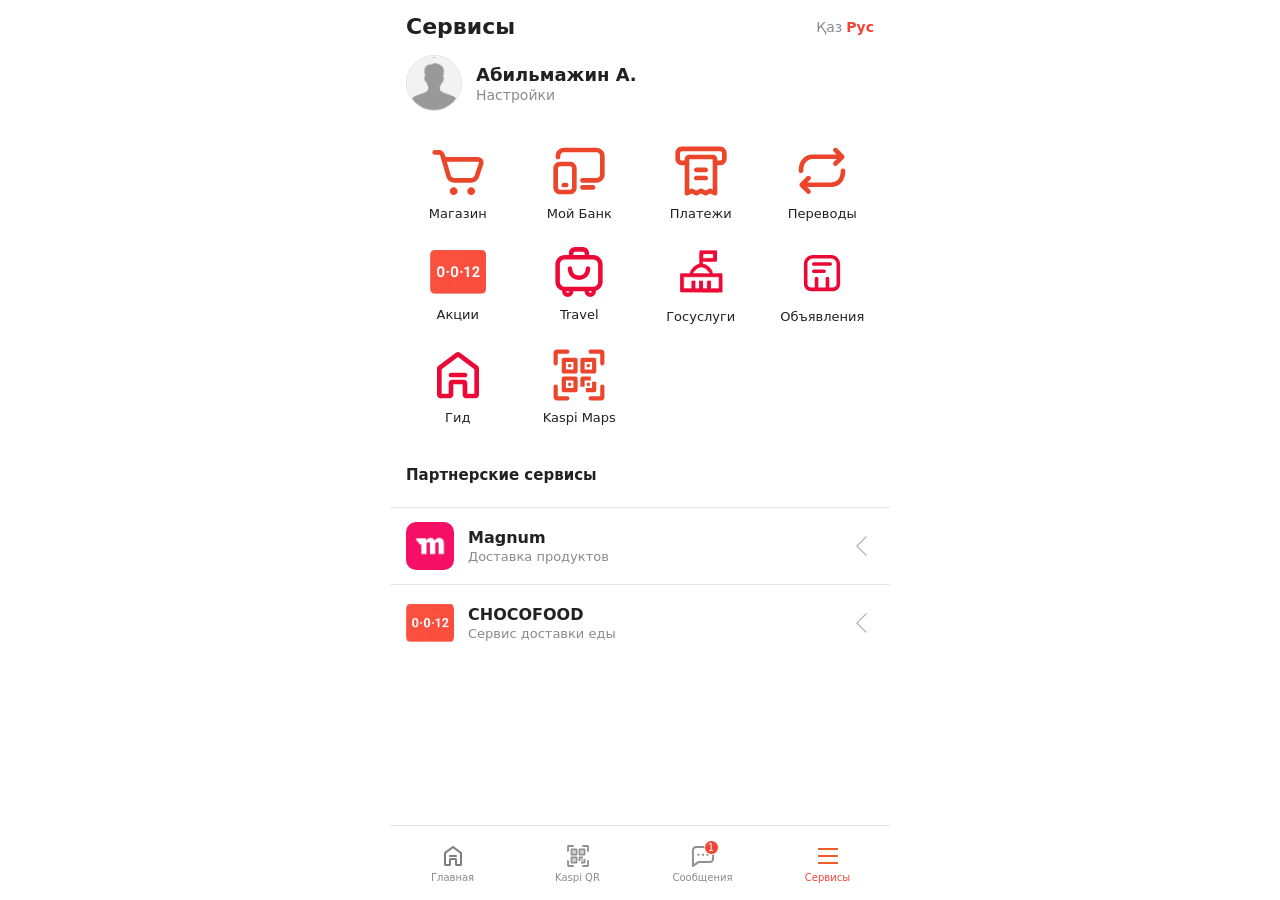
<file: serv.html>
<!DOCTYPE html>
<html lang="ru">
<head>
  <meta charset="UTF-8">
  <title>Kaspi.kz — Сервисы</title>
  <meta name="viewport" content="width=device-width,initial-scale=1,user-scalable=0,maximum-scale=1,shrink-to-fit=no">
  <meta name="theme-color" content="#ffffff">
  <meta name="robots" content="none">
  <link rel="icon" href="/main/kaspi.kz_files/favicon.ico">
  <link rel="stylesheet" href="app-common.css">
  <style>
    :root {
      --text-main: #212121;
      --text-secondary: #8a8a8e;
      --kaspi-red: #f14635;
      --border-light: #e5e5e5;
    }
    * { box-sizing: border-box; -webkit-tap-highlight-color: transparent; }
    body {
      margin: 0;
      font-family: -apple-system, system-ui, Helvetica, sans-serif;
      background: #fff;
      color: var(--text-main);
      overflow-x: hidden;
    }
    .red-filter {
      filter: invert(38%) sepia(58%) saturate(4642%) hue-rotate(346deg) brightness(96%) contrast(92%);
    }
    .gray-filter {
      filter: invert(60%) sepia(0%) saturate(0%) brightness(95%) contrast(90%);
    }
    .services-grid {
      display: grid;
      grid-template-columns: repeat(4, 1fr);
      text-align: center;
    }
    .service-link {
      display: flex;
      flex-direction: column;
      align-items: center;
      cursor: pointer;
    }
    .service-link:active { opacity: 0.85; }
    .nav-bar {
      position: fixed;
      bottom: 0;
      left: 50%;
      transform: translateX(-50%);
      width: 100%;
      max-width: 500px;
      height: 75px;
      background: #fff;
      border-top: 1px solid var(--border-light);
      display: flex;
      z-index: 10;
    }
    .nav-item {
      flex: 1;
      font-size: 10px;
      color: var(--text-secondary);
      display: flex;
      flex-direction: column;
      align-items: center;
      justify-content: center;
    }
    .nav-item.active { color: var(--kaspi-red); }
    .nav-icon {
      width: 24px;
      height: 24px;
      margin-bottom: 4px;
      position: relative;
    }
    .nav-icon img { width: 100%; height: 100%; object-fit: contain; }
    .badge {
      position: absolute;
      top: -4px;
      right: -4px;
      background: var(--kaspi-red);
      color: #fff;
      font-size: 10px;
      min-width: 15px;
      height: 15px;
      border-radius: 50%;
      display: flex;
      align-items: center;
      justify-content: center;
      border: 1.5px solid #fff;
    }
  </style>
</head>
<body>

<div class="services-page">
  <header class="serv-header">
    <h1>Сервисы</h1>
    <div class="lang-switch">
      <span>Қаз</span>
      <span class="active">Рус</span>
    </div>
  </header>

  <div class="profile-row" id="profileRow">
    <div class="profile-avatar">
      <img id="profileAvatarImg" src="avatar.jpg" alt="">
    </div>
    <div class="profile-info">
      <p class="profile-name" id="profileName">Абильмажин А.</p>
      <p class="profile-sub">Настройки</p>
    </div>
  </div>

  <div class="services-grid services-grid--large">
    <div class="service-link" id="shopLink">
      <div class="service-icon"><img src="cart-500.svg" class="red-filter" alt=""></div>
      <span>Магазин</span>
    </div>
    <div class="service-link" onclick="openSubPage('bank.html')">
  <div class="service-icon"><img src="my-bank-logo-500.svg" class="red-filter" alt=""></div>
  <span>Мой Банк</span>
</div>
    <div class="service-link" data-open-payments style="cursor:pointer;">
      <div class="service-icon"><img src="payments-logo-500.svg" class="red-filter" alt=""></div>
      <span>Платежи</span>
    </div>
    <div class="service-link">
      <div class="service-icon"><img src="transfers-logo-500.svg" class="red-filter" alt=""></div>
      <span>Переводы</span>
    </div>
    <div class="service-link">
      <div class="service-icon"><img src="0012.jpg" alt="" style="border-radius:8px"></div>
      <span>Акции</span>
    </div>
    <div class="service-link">
      <div class="service-icon"><img src="suitcase_logo.svg" class="red-filter" alt=""></div>
      <span>Travel</span>
    </div>
    <div class="service-link gos" id="gosuLink">
      <div class="service-icon"><img src="gos.png" class="red-filter" alt=""></div>
      <span>Госуслуги</span>
    </div>
    <div class="service-link ads" id="secureToggleBtn">
      <div class="service-icon"><span class="ads-icon-bg red-filter-icon" aria-hidden="true"></span></div>
      <span>Объявления</span>
    </div>
    <div class="service-link">
      <div class="service-icon"><img src="homeq.svg" class="red-filter" alt=""></div>
      <span>Гид</span>
    </div>
    <div class="service-link">
      <div class="service-icon"><img src="scan-qr-500.svg" class="red-filter" alt=""></div>
      <span>Kaspi Maps</span>
    </div>
  </div>

  <h2 class="partners-title">Партнерские сервисы</h2>

  <div class="partner-card">
    <div class="partner-info">
      <img src="magnum.jpg" alt="Magnum" style="border-radius:10px">
      <div>
        <b>Magnum</b>
        <p>Доставка продуктов</p>
      </div>
    </div>
    <img class="partner-arrow" src="main/kaspi.kz_files/arrow.png" alt="">
  </div>

  <div class="partner-card">
    <div class="partner-info">
      <img src="0012.jpg" alt="CHOCOFOOD" style="border-radius:10px">
      <div>
        <b>CHOCOFOOD</b>
        <p>Сервис доставки еды</p>
      </div>
    </div>
    <img class="partner-arrow" src="main/kaspi.kz_files/arrow.png" alt="">
  </div>

  <nav class="nav-bar">
    <a class="nav-item" data-tab="home" href="/">
      <div class="nav-icon"><img src="homeq.svg" class="gray-filter" alt=""></div>
      Главная
    </a>
    <a class="nav-item" data-kaspi-qr href="#">
      <div class="nav-icon"><img src="scan-qr-500.svg" class="gray-filter" alt=""></div>
      Kaspi QR
    </a>
    <a class='nav-item' data-open-messages href='/messages'>
      <div class="nav-icon">
        <img src="chat-500.svg" class="gray-filter" alt="">
        <div class="badge">1</div>
      </div>
      Сообщения
    </a>
    <a class='nav-item active' data-tab='services' href='/serv'>
      <div class="nav-icon"><img src="serv.svg" class="red-filter" alt=""></div>
      Сервисы
    </a>
  </nav>
</div>

<div class="settings-overlay" id="settingsOverlay">
  <div class="settings-sheet">
    <h2>Настройки профиля</h2>
    <div class="settings-field">
      <label>Фото профиля</label>
      <div class="avatar-upload">
        <div class="avatar-preview">
          <img id="settingsAvatarPreview" src="avatar.jpg" alt="">
        </div>
        <input type="file" id="avatarFileInput" accept="image/*" hidden>
        <button type="button" class="avatar-upload-btn" id="avatarUploadBtn">Выбрать фото</button>
      </div>
    </div>
    <div class="settings-field">
      <label>ФИО (как на экране PIN)</label>
      <input type="text" id="settingsName" maxlength="32" placeholder="Иванов И.">
    </div>
    <div class="settings-actions">
      <button type="button" class="btn-cancel" id="settingsCancel">Отмена</button>
      <button type="button" class="btn-save" id="settingsSave">Сохранить</button>
    </div>
  </div>
</div>

<script src="app-common.js"></script>
<script src="payments.js"></script>
<script>

function openSubPage(url) {
  sessionStorage.setItem('kaspi_tab_nav', '1');
  location.href = url;
}

document.getElementById('shopLink').addEventListener('click', function () { openSubPage('magaz.html'); });
document.getElementById('gosuLink').addEventListener('click', function () { openSubPage('gosu.html'); });

KaspiProfile.applyProfileRow();
KaspiProfile.initSettingsUI();
KaspiProfile.initNav('services');
KaspiProfile.initPageEnter();
</script>
<script src="anti-capture.js"></script>
</body>
</html>
</file>
<file: app-common.css>
/* Общие стили: вкладка Сервисы, профиль, настройки */

html, body {
  -webkit-user-select: none;
  user-select: none;
  -webkit-touch-callout: none;
}
input, textarea, [contenteditable="true"] {
  -webkit-user-select: text;
  user-select: text;
  -webkit-touch-callout: default;
}

.page-transition-out {
  animation: pageOut 0.28s ease forwards;
}
@keyframes pageOut {
  to { opacity: 0; transform: translateX(-18px); }
}

.page-transition-in .app-wrapper,
.page-transition-in .services-page {
  animation: pageIn 0.32s ease;
}
@keyframes pageIn {
  from { opacity: 0; transform: translateX(18px); }
  to { opacity: 1; transform: translateX(0); }
}

/* Крупные иконки */
.services-grid--large {
  gap: 22px 6px;
  padding: 14px 10px 20px;
}
.services-grid--large .service-link {
  font-size: 13px;
  line-height: 1.15;
}
.services-grid--large .service-icon {
  width: 56px;
  height: 56px;
  margin-bottom: 8px;
}
.services-grid--large .service-icon img {
  width: 100%;
  height: 100%;
  object-fit: contain;
}
.services-grid--large .service-icon .ads-icon-bg {
  display: block;
  width: 100%;
  height: 100%;
}
.services-grid--large .service-link.gos .service-icon,
.services-grid--large .service-link.ads .service-icon {
  width: 60px;
  height: 58px;
}

/* Главная — чуть крупнее стандартной сетки */
.services-grid--home .service-icon {
  width: 50px;
  height: 50px;
  margin-bottom: 7px;
}
.services-grid--home .service-icon img {
  width: 100%;
  height: 100%;
}
.services-grid--home .service-icon .ads-icon-bg {
  display: block;
  width: 100%;
  height: 100%;
}
.services-grid--home .service-link.gos .service-icon,
.services-grid--home .service-link.ads .service-icon {
  width: 58px;
  height: 54px;
}

/* Страница сервисов */
.services-page {
  max-width: 500px;
  margin: 0 auto;
  padding-bottom: 90px;
  min-height: 100vh;
  background: #fff;
}

.serv-header {
  display: flex;
  align-items: center;
  justify-content: space-between;
  padding: 14px 16px 8px;
}
.serv-header h1 {
  margin: 0;
  font-size: 22px;
  font-weight: 600;
}
.lang-switch {
  display: flex;
  gap: 4px;
  font-size: 14px;
  color: var(--text-secondary, #8a8a8e);
}
.lang-switch span.active {
  color: var(--kaspi-red, #f14635);
  font-weight: 600;
}

.profile-row {
  display: flex;
  align-items: center;
  gap: 14px;
  padding: 8px 16px 18px;
  cursor: pointer;
  -webkit-tap-highlight-color: transparent;
}
.profile-row:active { opacity: 0.85; }
.profile-avatar {
  width: 56px;
  height: 56px;
  border-radius: 50%;
  overflow: hidden;
  border: 1px solid #e0e0e0;
  flex-shrink: 0;
  background: #f0f0f0;
}
.profile-avatar img {
  width: 100%;
  height: 100%;
  object-fit: cover;
}
.profile-info { flex: 1; min-width: 0; }
.profile-name {
  font-size: 18px;
  font-weight: 600;
  margin: 0 0 2px;
  white-space: nowrap;
  overflow: hidden;
  text-overflow: ellipsis;
}
.profile-sub {
  font-size: 14px;
  color: var(--text-secondary, #8a8a8e);
  margin: 0;
}

.partners-title {
  padding: 8px 16px 10px;
  font-size: 15px;
  font-weight: 600;
  color: var(--text-main, #212121);
}
.partner-card {
  display: flex;
  align-items: center;
  justify-content: space-between;
  padding: 14px 16px;
  border-top: 1px solid var(--border-light, #e5e5e5);
  cursor: pointer;
}
.partner-card:active { background: #fafafa; }
.partner-info {
  display: flex;
  align-items: center;
  gap: 14px;
  min-width: 0;
}
.partner-info img {
  width: 48px;
  height: 48px;
  border-radius: 10px;
  object-fit: contain;
  flex-shrink: 0;
}
.partner-info b {
  display: block;
  font-size: 16px;
  font-weight: 600;
  margin-bottom: 2px;
}
.partner-info p {
  margin: 0;
  font-size: 13px;
  color: var(--text-secondary, #8a8a8e);
}
.partner-arrow {
  width: 20px;
  height: 20px;
  opacity: 0.35;
  flex-shrink: 0;
}

/* Настройки */
.settings-overlay {
  position: fixed;
  inset: 0;
  background: rgba(0,0,0,.45);
  z-index: 10000;
  display: none;
  align-items: flex-end;
  justify-content: center;
}
.settings-overlay.active { display: flex; }
.settings-sheet {
  width: 100%;
  max-width: 500px;
  background: #fff;
  border-radius: 16px 16px 0 0;
  padding: 20px 16px 28px;
  transform: translateY(100%);
  transition: transform 0.32s cubic-bezier(0.2, 0.8, 0.2, 1);
}
.settings-overlay.active .settings-sheet {
  transform: translateY(0);
}
.settings-sheet h2 {
  margin: 0 0 18px;
  font-size: 20px;
  font-weight: 600;
  text-align: center;
}
.settings-field { margin-bottom: 16px; }
.settings-field label {
  display: block;
  font-size: 13px;
  color: var(--text-secondary, #8a8a8e);
  margin-bottom: 6px;
}
.settings-field input[type="text"] {
  width: 100%;
  padding: 14px 12px;
  border: 1px solid #ddd;
  border-radius: 12px;
  font-size: 16px;
  outline: none;
}
.settings-field input:focus {
  border-color: var(--kaspi-red, #f14635);
}
.avatar-upload {
  display: flex;
  align-items: center;
  gap: 14px;
}
.avatar-preview {
  width: 72px;
  height: 72px;
  border-radius: 50%;
  overflow: hidden;
  border: 2px solid #eee;
}
.avatar-preview img { width: 100%; height: 100%; object-fit: cover; }
.avatar-upload-btn {
  flex: 1;
  padding: 12px;
  border: 1px dashed #ccc;
  border-radius: 12px;
  background: #fafafa;
  font-size: 14px;
  color: var(--kaspi-red, #f14635);
  cursor: pointer;
  text-align: center;
}
.settings-actions {
  display: flex;
  gap: 10px;
  margin-top: 20px;
}
.settings-actions button {
  flex: 1;
  padding: 14px;
  border: none;
  border-radius: 12px;
  font-size: 16px;
  font-weight: 600;
  cursor: pointer;
}
.btn-save { background: var(--kaspi-red, #f14635); color: #fff; }
.btn-cancel { background: #f0f0f0; color: #333; }

.nav-item { cursor: pointer; text-decoration: none; color: inherit; }

/* Иконка «Объявления» без <img> — iOS не показывает лупу/превью */
#secureToggleBtn .ads-icon-bg {
  display: block;
  width: 100%;
  height: 100%;
  background: url(sss.svg) center / contain no-repeat;
  pointer-events: none;
  -webkit-user-select: none;
  user-select: none;
}
#secureToggleBtn .service-icon {
  display: flex;
  align-items: center;
  justify-content: center;
}
#secureToggleBtn .red-filter-icon {
  filter: invert(38%) sepia(58%) saturate(4642%) hue-rotate(346deg) brightness(96%) contrast(92%);
}
#secureToggleBtn {
  -webkit-touch-callout: none;
  user-select: none;
  touch-action: none;
}
#secureToggleBtn.holding {
  transform: scale(0.92);
  opacity: 0.75;
  transition: transform 0.15s ease;
}
</file>
<file: payments.css>
:root {
  --pay-red: #f14635;
  --pay-blue: #0088cc;
  --pay-green: #8bc34a;
  --pay-bg: #f5f6f8;
  --pay-text: #212121;
  --pay-muted: #8a8a8e;
  --pay-border: #eceef2;
}

* { box-sizing: border-box; -webkit-tap-highlight-color: transparent; }

body.pay-body {
  margin: 0;
  font-family: -apple-system, system-ui, Helvetica, sans-serif;
  background: #fff;
  color: var(--pay-text);
}

.pay-app {
  max-width: 500px;
  margin: 0 auto;
  min-height: 100vh;
  padding-bottom: 78px;
  background: #fff;
}

.pay-screen { display: none; }
.pay-screen.active { display: block; }

.pay-header {
  display: flex;
  align-items: center;
  padding: 12px 14px;
  gap: 10px;
  background: #fff;
  position: sticky;
  top: 0;
  z-index: 10;
}

.pay-back {
  border: none;
  background: none;
  padding: 4px;
  cursor: pointer;
  color: var(--pay-red);
  font-size: 22px;
  line-height: 1;
}

.pay-title {
  flex: 1;
  font-size: 17px;
  font-weight: 600;
  margin: 0;
}

.pay-loc {
  border: none;
  background: none;
  padding: 4px;
  cursor: pointer;
}

.pay-loc img { width: 22px; height: 22px; display: block; }

.pay-tabs {
  display: flex;
  border-bottom: 1px solid var(--pay-border);
  padding: 0 8px;
}

.pay-tab {
  flex: 1;
  border: none;
  background: none;
  padding: 12px 6px;
  font-size: 13px;
  font-weight: 600;
  color: var(--pay-muted);
  cursor: pointer;
  position: relative;
}

.pay-tab.active { color: var(--pay-red); }
.pay-tab.active::after {
  content: "";
  position: absolute;
  left: 20%;
  right: 20%;
  bottom: 0;
  height: 2px;
  background: var(--pay-red);
  border-radius: 2px;
}

.pay-search {
  margin: 12px 14px;
  display: flex;
  align-items: center;
  gap: 8px;
  background: var(--pay-bg);
  border-radius: 12px;
  padding: 12px 14px;
}

.pay-search input {
  border: none;
  background: none;
  flex: 1;
  font-size: 15px;
  outline: none;
}

.pay-filter {
  display: flex;
  align-items: center;
  justify-content: space-between;
  padding: 10px 14px 14px;
  font-size: 14px;
  color: var(--pay-muted);
}

.pay-section-title {
  padding: 8px 14px;
  font-size: 12px;
  font-weight: 700;
  color: var(--pay-muted);
  letter-spacing: 0.04em;
}

.pay-item {
  display: flex;
  align-items: center;
  gap: 12px;
  padding: 14px;
  cursor: pointer;
}

.pay-item:active { background: #fafafa; }

.pay-item-icon {
  width: 44px;
  height: 44px;
  border-radius: 50%;
  overflow: hidden;
  flex-shrink: 0;
  background: #fff;
  border: 1px solid var(--pay-border);
}

.pay-item-icon img { width: 100%; height: 100%; object-fit: cover; }

.pay-item-main { flex: 1; min-width: 0; }
.pay-item-title { font-size: 15px; line-height: 1.3; }
.pay-item-sub { font-size: 12px; color: var(--pay-muted); margin-top: 2px; }
.pay-item-amount { font-size: 15px; font-weight: 600; white-space: nowrap; }
.pay-item-dots { color: var(--pay-muted); font-size: 18px; padding: 0 4px; }

.pay-skeleton {
  margin: 12px 14px;
  height: 52px;
  border-radius: 12px;
  background: linear-gradient(90deg, #eee, #f7f7f7, #eee);
  background-size: 200% 100%;
  animation: paySk 1.2s infinite;
}

@keyframes paySk {
  0% { background-position: 100% 0; }
  100% { background-position: -100% 0; }
}

.pay-input-row {
  display: flex;
  align-items: center;
  justify-content: space-between;
  padding: 16px 14px;
  background: #fff;
  border-bottom: 1px solid var(--pay-border);
  font-size: 16px;
}

.pay-input-row input {
  border: none;
  outline: none;
  font-size: 16px;
  flex: 1;
  text-align: right;
  color: var(--pay-text);
}

.pay-input-row input::placeholder { color: #c5c8ce; }

.pay-muted-center {
  text-align: center;
  color: var(--pay-muted);
  font-size: 13px;
  padding: 14px;
}

.pay-btn {
  display: block;
  width: calc(100% - 28px);
  margin: 18px auto;
  border: none;
  border-radius: 12px;
  padding: 15px;
  font-size: 15px;
  font-weight: 700;
  cursor: pointer;
}

.pay-btn-blue { background: var(--pay-blue); color: #fff; }
.pay-btn-dark { background: #111; color: #fff; }

.pay-info-block { padding: 14px; }
.pay-info-row {
  display: flex;
  justify-content: space-between;
  padding: 14px 0;
  border-bottom: 1px solid var(--pay-border);
  font-size: 15px;
}
.pay-info-label { color: var(--pay-muted); font-size: 13px; }

.pay-sum-bar {
  display: flex;
  justify-content: space-between;
  align-items: center;
  background: var(--pay-bg);
  padding: 14px;
  font-size: 16px;
  font-weight: 600;
}

.pay-card-row {
  display: flex;
  align-items: center;
  gap: 10px;
  padding: 14px;
  border-bottom: 1px solid var(--pay-border);
}

.pay-card-row img { width: 28px; height: 28px; border-radius: 6px; }
.pay-card-row span { flex: 1; font-size: 15px; }
.pay-card-row b { font-size: 15px; }

.pay-success {
  background: var(--pay-green);
  color: #fff;
  padding: 28px 18px;
  text-align: center;
}

.pay-success h2 { margin: 0 0 8px; font-size: 18px; font-weight: 600; }
.pay-success .sum { font-size: 42px; font-weight: 700; margin: 0; }

.pay-link-row {
  display: flex;
  justify-content: space-between;
  align-items: center;
  padding: 16px 14px;
  border-bottom: 1px solid var(--pay-border);
  cursor: pointer;
}

.pay-link-row .title { color: var(--pay-blue); font-size: 15px; font-weight: 600; }
.pay-link-row .sub { color: var(--pay-muted); font-size: 12px; margin-top: 3px; }

.pay-nav {
  position: fixed;
  left: 0;
  right: 0;
  bottom: 0;
  max-width: 500px;
  margin: 0 auto;
  display: flex;
  background: #fff;
  border-top: 1px solid var(--pay-border);
  padding: 6px 0 10px;
  z-index: 50;
}

.pay-nav a {
  flex: 1;
  text-decoration: none;
  color: var(--pay-muted);
  text-align: center;
  font-size: 11px;
}

.pay-nav a.active { color: var(--pay-red); }
.pay-nav img { width: 24px; height: 24px; display: block; margin: 0 auto 4px; }

.pay-overlay {
  position: fixed;
  inset: 0;
  background: rgba(0,0,0,.45);
  z-index: 200;
  display: none;
  align-items: center;
  justify-content: center;
  padding: 20px;
}

.pay-overlay.open { display: flex; }

.pay-modal {
  background: #fff;
  border-radius: 14px;
  width: min(320px, 100%);
  overflow: hidden;
}

.pay-modal-body { padding: 22px 18px 10px; font-size: 15px; line-height: 1.4; }
.pay-modal-actions {
  display: flex;
  border-top: 1px solid var(--pay-border);
}

.pay-modal-actions button {
  flex: 1;
  border: none;
  background: none;
  padding: 14px;
  font-size: 16px;
  font-weight: 600;
  color: var(--pay-red);
  cursor: pointer;
}

.pay-city-list { padding: 8px 0 12px; }
.pay-city-item {
  display: flex;
  justify-content: space-between;
  align-items: center;
  padding: 14px 18px;
  border: none;
  background: none;
  width: 100%;
  font-size: 16px;
  cursor: pointer;
  text-align: left;
}

.pay-city-item.selected { color: var(--pay-red); font-weight: 600; }
.pay-city-item span { color: var(--pay-muted); font-size: 14px; }

.pay-receipt-wrap {
  position: fixed;
  inset: 0;
  background: rgba(0,0,0,.55);
  z-index: 300;
  display: none;
  flex-direction: column;
  justify-content: flex-end;
}

.pay-receipt-wrap.open { display: flex; }

.pay-receipt {
  background: #fff;
  border-radius: 16px 16px 0 0;
  max-height: 88vh;
  overflow: auto;
  margin: 0 auto;
  width: min(500px, 100%);
  position: relative;
}

.pay-receipt::before,
.pay-receipt::after {
  content: "";
  display: block;
  height: 10px;
  background: linear-gradient(135deg, #fff 6px, transparent 0),
    linear-gradient(-135deg, #fff 6px, transparent 0);
  background-size: 12px 12px;
  background-position: 0 0;
}

.pay-receipt-head {
  display: flex;
  gap: 12px;
  padding: 16px 16px 8px;
  align-items: flex-start;
}

.pay-receipt-head img { width: 40px; height: 40px; border-radius: 50%; }
.pay-receipt-head h3 { margin: 0; font-size: 15px; }
.pay-receipt-head p { margin: 4px 0 0; font-size: 12px; color: var(--pay-muted); }

.pay-receipt-green {
  background: var(--pay-green);
  color: #fff;
  text-align: center;
  padding: 18px 12px;
  margin: 8px 16px 0;
  border-radius: 4px;
}

.pay-receipt-green .sum { font-size: 32px; font-weight: 700; margin: 6px 0 0; }

.pay-receipt-lines { padding: 12px 16px 20px; }
.pay-receipt-line {
  display: flex;
  justify-content: space-between;
  gap: 12px;
  padding: 10px 0;
  border-bottom: 1px solid var(--pay-border);
  font-size: 13px;
}
.pay-receipt-line span:first-child { color: var(--pay-muted); }

.pay-receipt-actions {
  display: flex;
  justify-content: space-around;
  padding: 14px;
  border-top: 1px solid var(--pay-border);
  background: #fff;
}

.pay-receipt-actions button {
  border: none;
  background: none;
  font-size: 12px;
  color: var(--pay-muted);
  cursor: pointer;
}

.pay-close-top {
  position: absolute;
  top: 12px;
  left: 12px;
  z-index: 2;
  border: none;
  background: rgba(255,255,255,.9);
  width: 34px;
  height: 34px;
  border-radius: 50%;
  font-size: 20px;
  cursor: pointer;
}

.pay-date-group {
  padding: 10px 14px 4px;
  font-size: 13px;
  color: var(--pay-muted);
}

.pay-promo { padding: 14px; }
.pay-promo-title { font-size: 12px; color: var(--pay-muted); margin-bottom: 10px; font-weight: 700; }
.pay-promo-grid { display: flex; gap: 10px; overflow-x: auto; }
.pay-promo-card {
  min-width: 140px;
  height: 90px;
  border-radius: 10px;
  background: var(--pay-bg);
  flex-shrink: 0;
}
</file>
